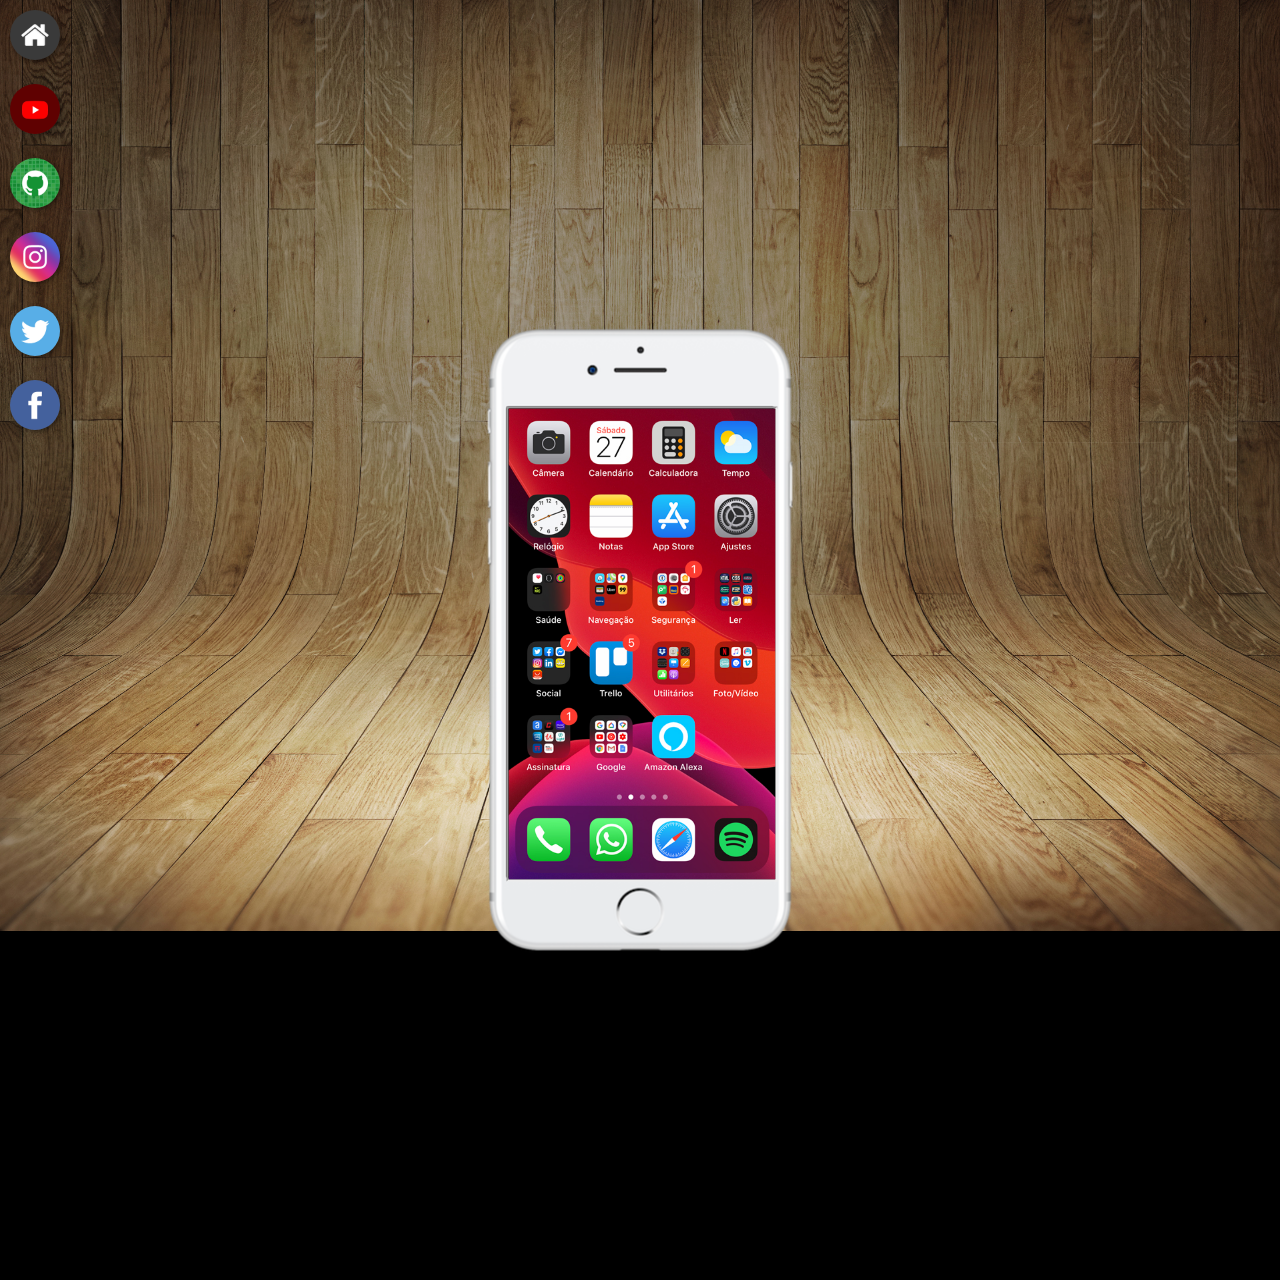
<file: index.html>
<!DOCTYPE html>
<html lang="pt-br">
<head>
    <meta charset="UTF-8">
    <meta name="viewport" content="width=device-width, initial-scale=1.0">
    <link rel="shortcut icon" href="favicon.ico" type="image/x-icon">
    <link rel="stylesheet" href="estilos/style.css">
    <title>Projeto Redes Sociais</title>
</head>
<body>
    <main>
        <section id="telefone">
            <iframe src="home.html" name="tela" id="tela"></iframe>

        </section>
        <section id="redes-sociais">
            <a href="home.html" target="tela"> <img src="imagens/logo-home.jpg" alt=""></a>  <br>
            <a href="youtube.html" target="tela"> <img src="imagens/logo-youtube.jpg" alt=""></a> <br>
            <a href="github.html" target="tela"> <img src="imagens/logo-github.jpg" alt=""></a> <br>
            <a href="instagram.html" target="tela"> <img src="imagens/logo-instagram.jpg" alt=""></a> <br>
            <a href="twitter.html" target="tela"> <img src="imagens/logo-twitter.jpg" alt=""></a> <br>
            <a href="facebook.html" target="tela"> <img src="imagens/logo-facebook.jpg" alt=""></a> <br>

        </section>
    </main>
    
</body>
</html>
</file>
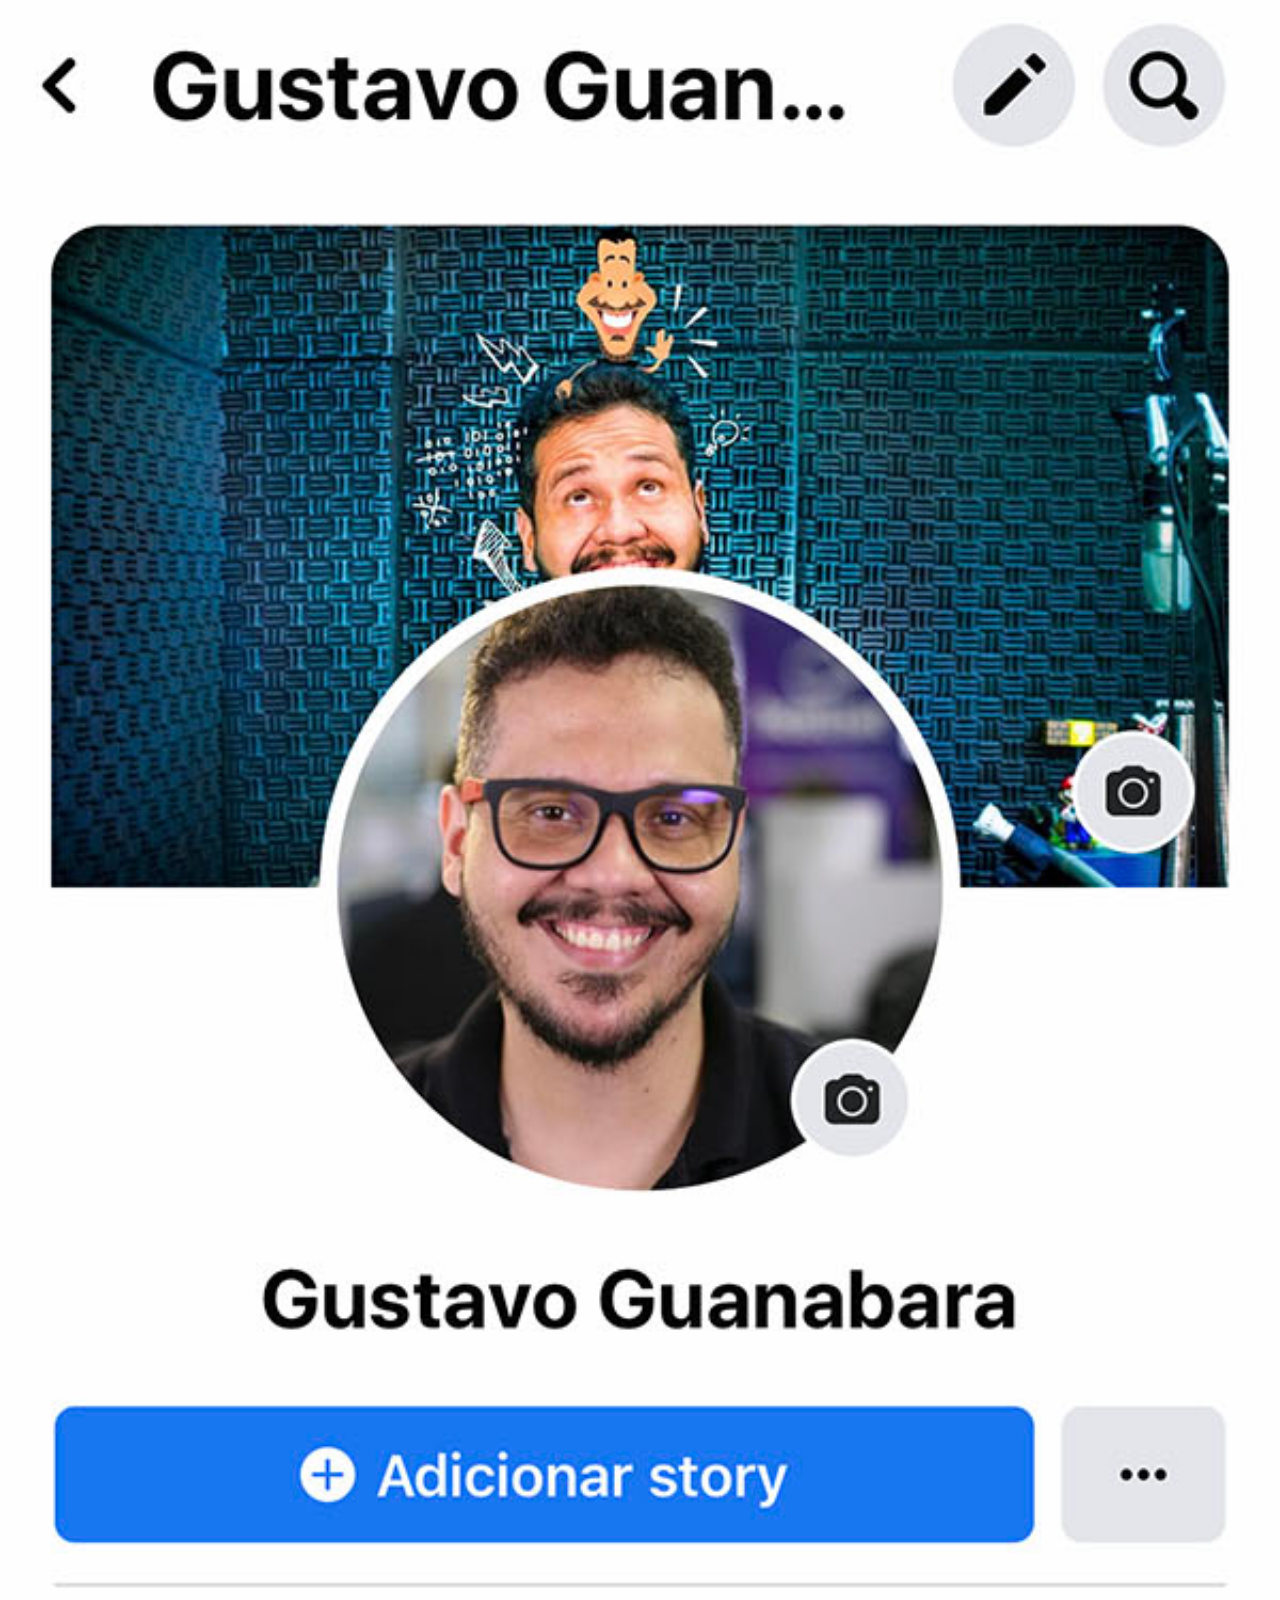
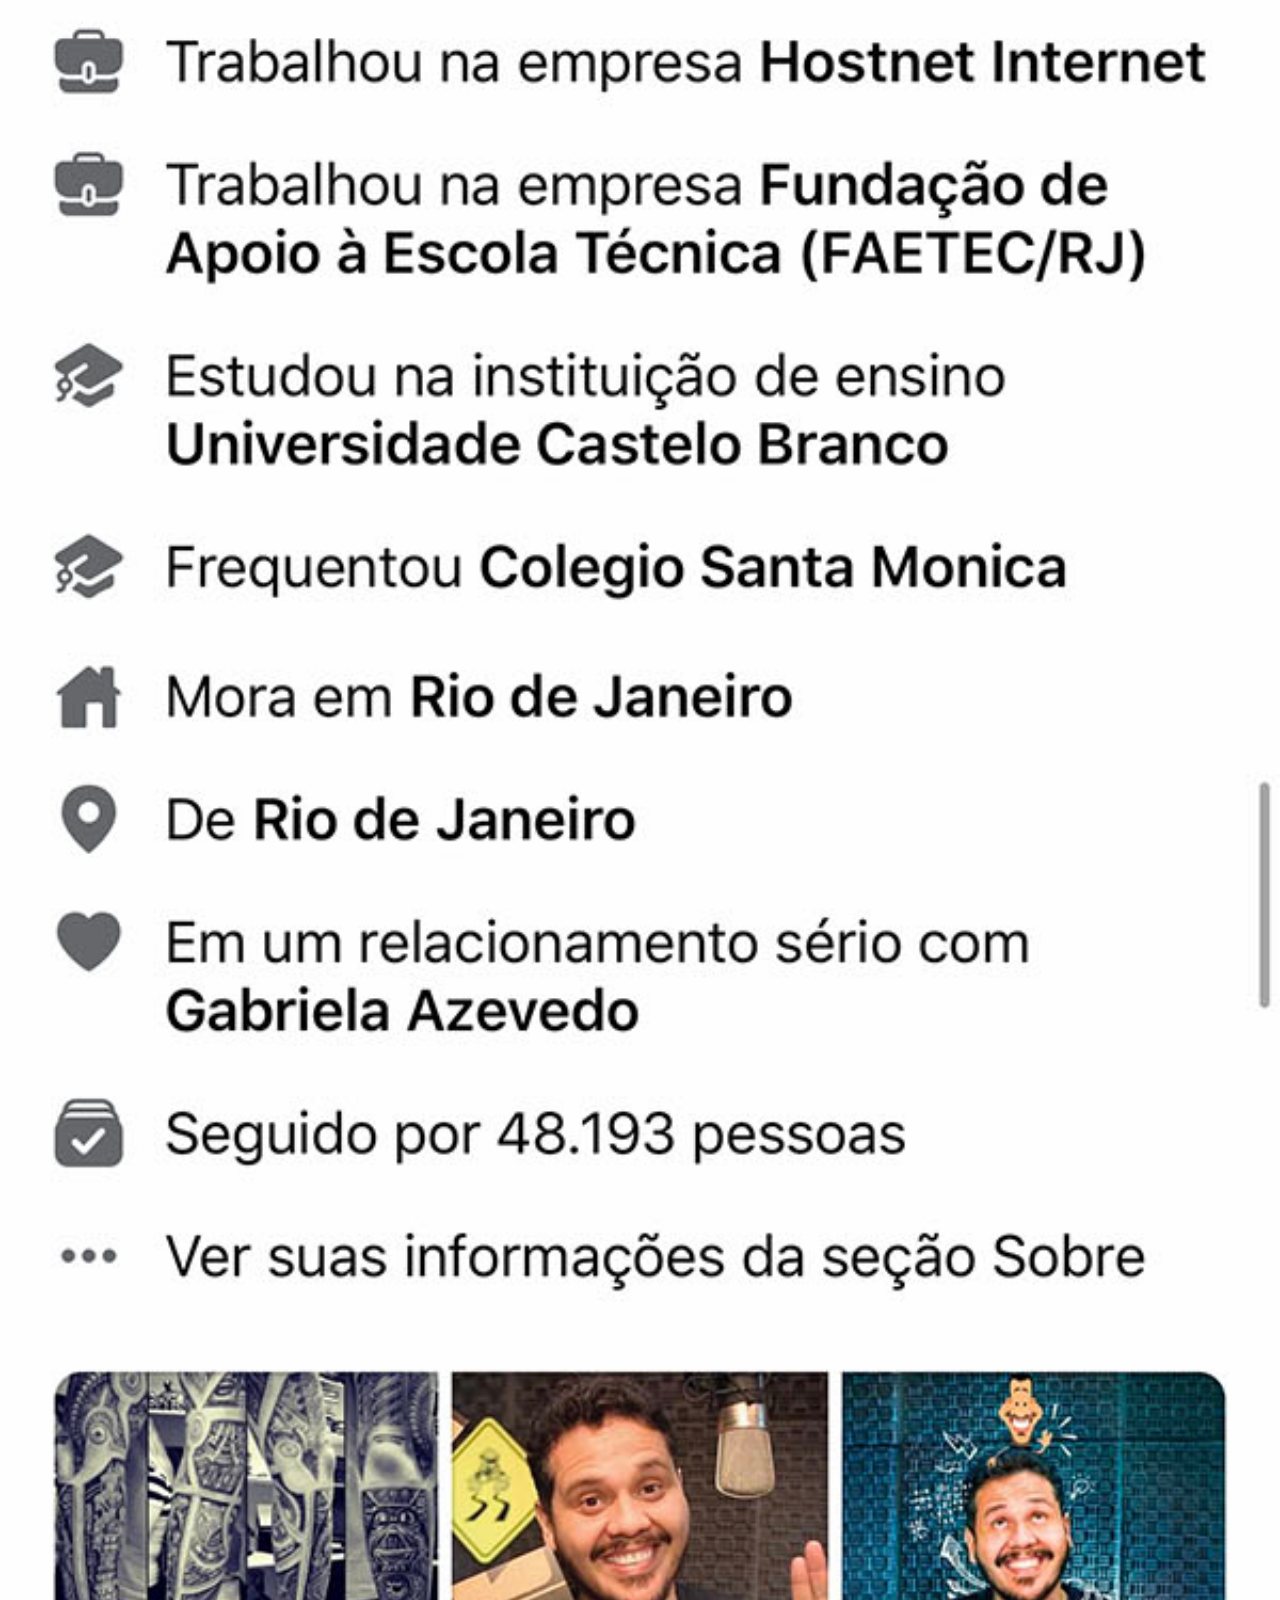
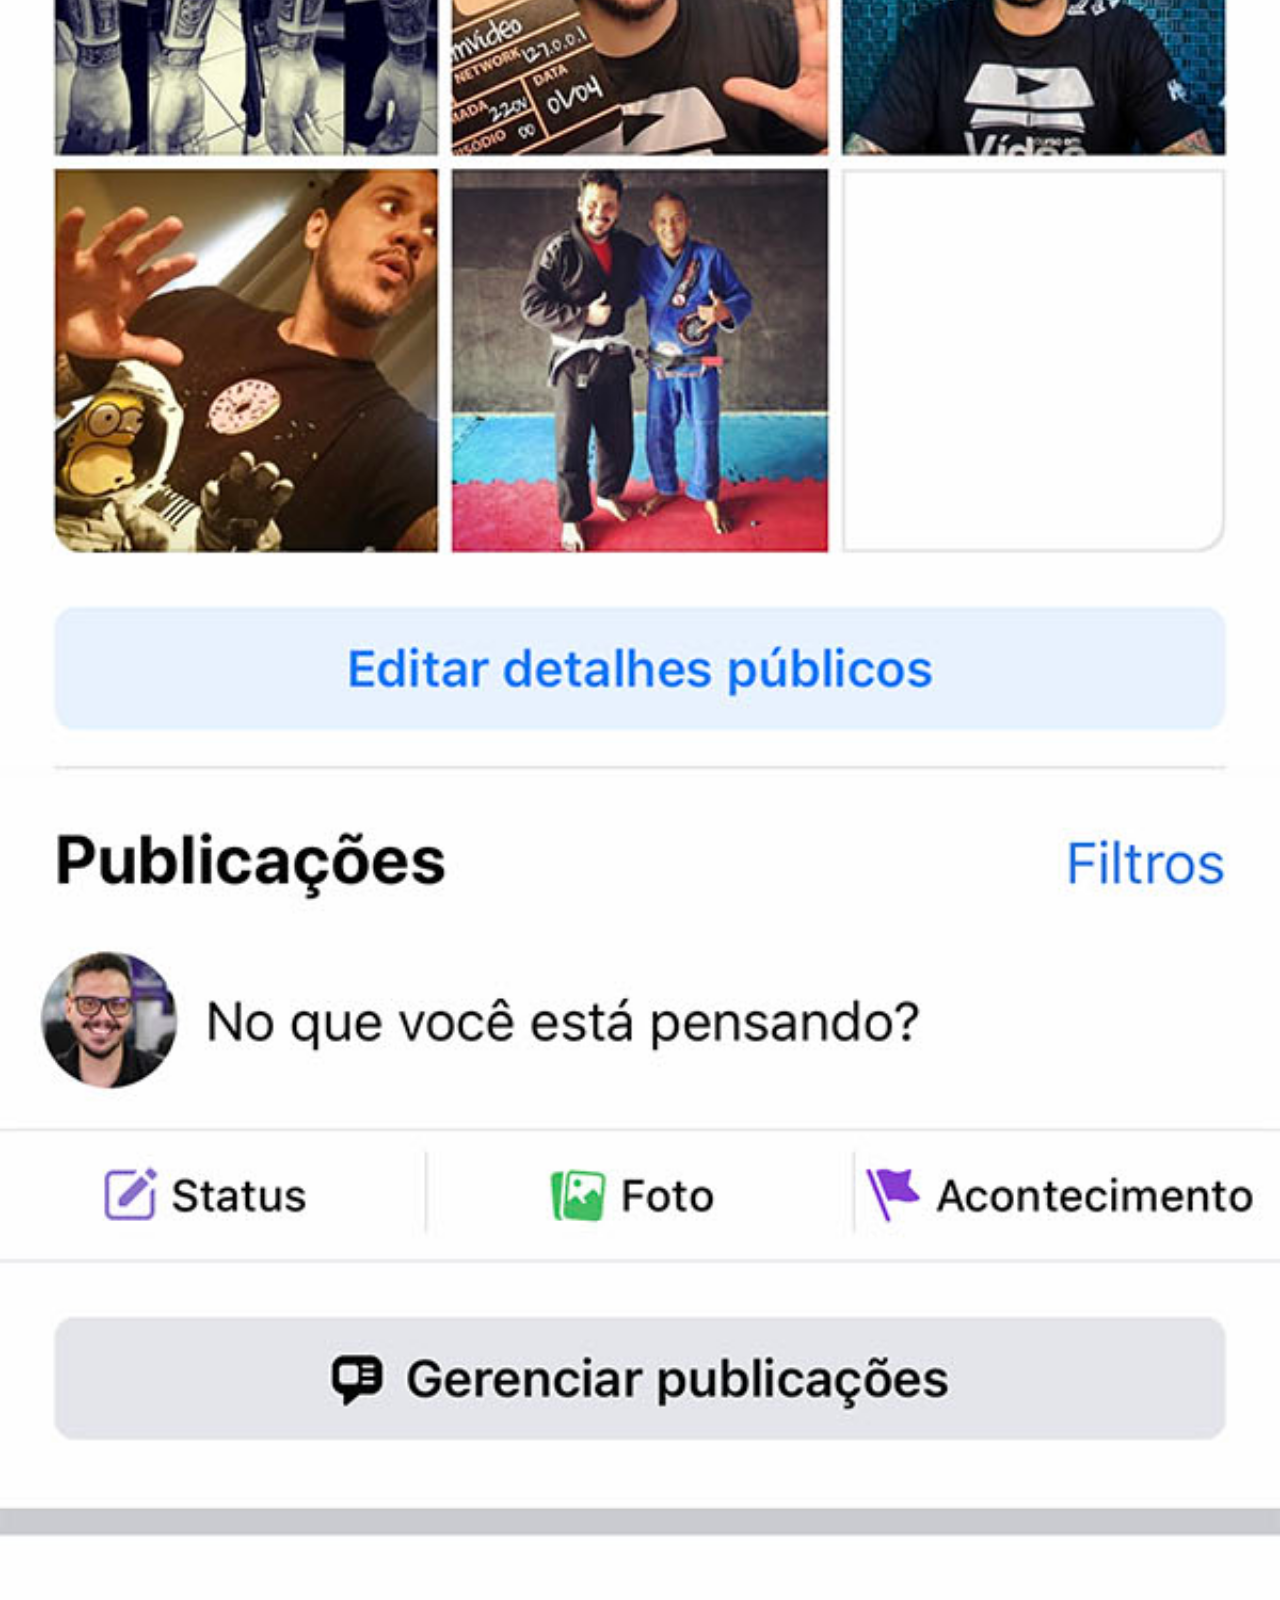
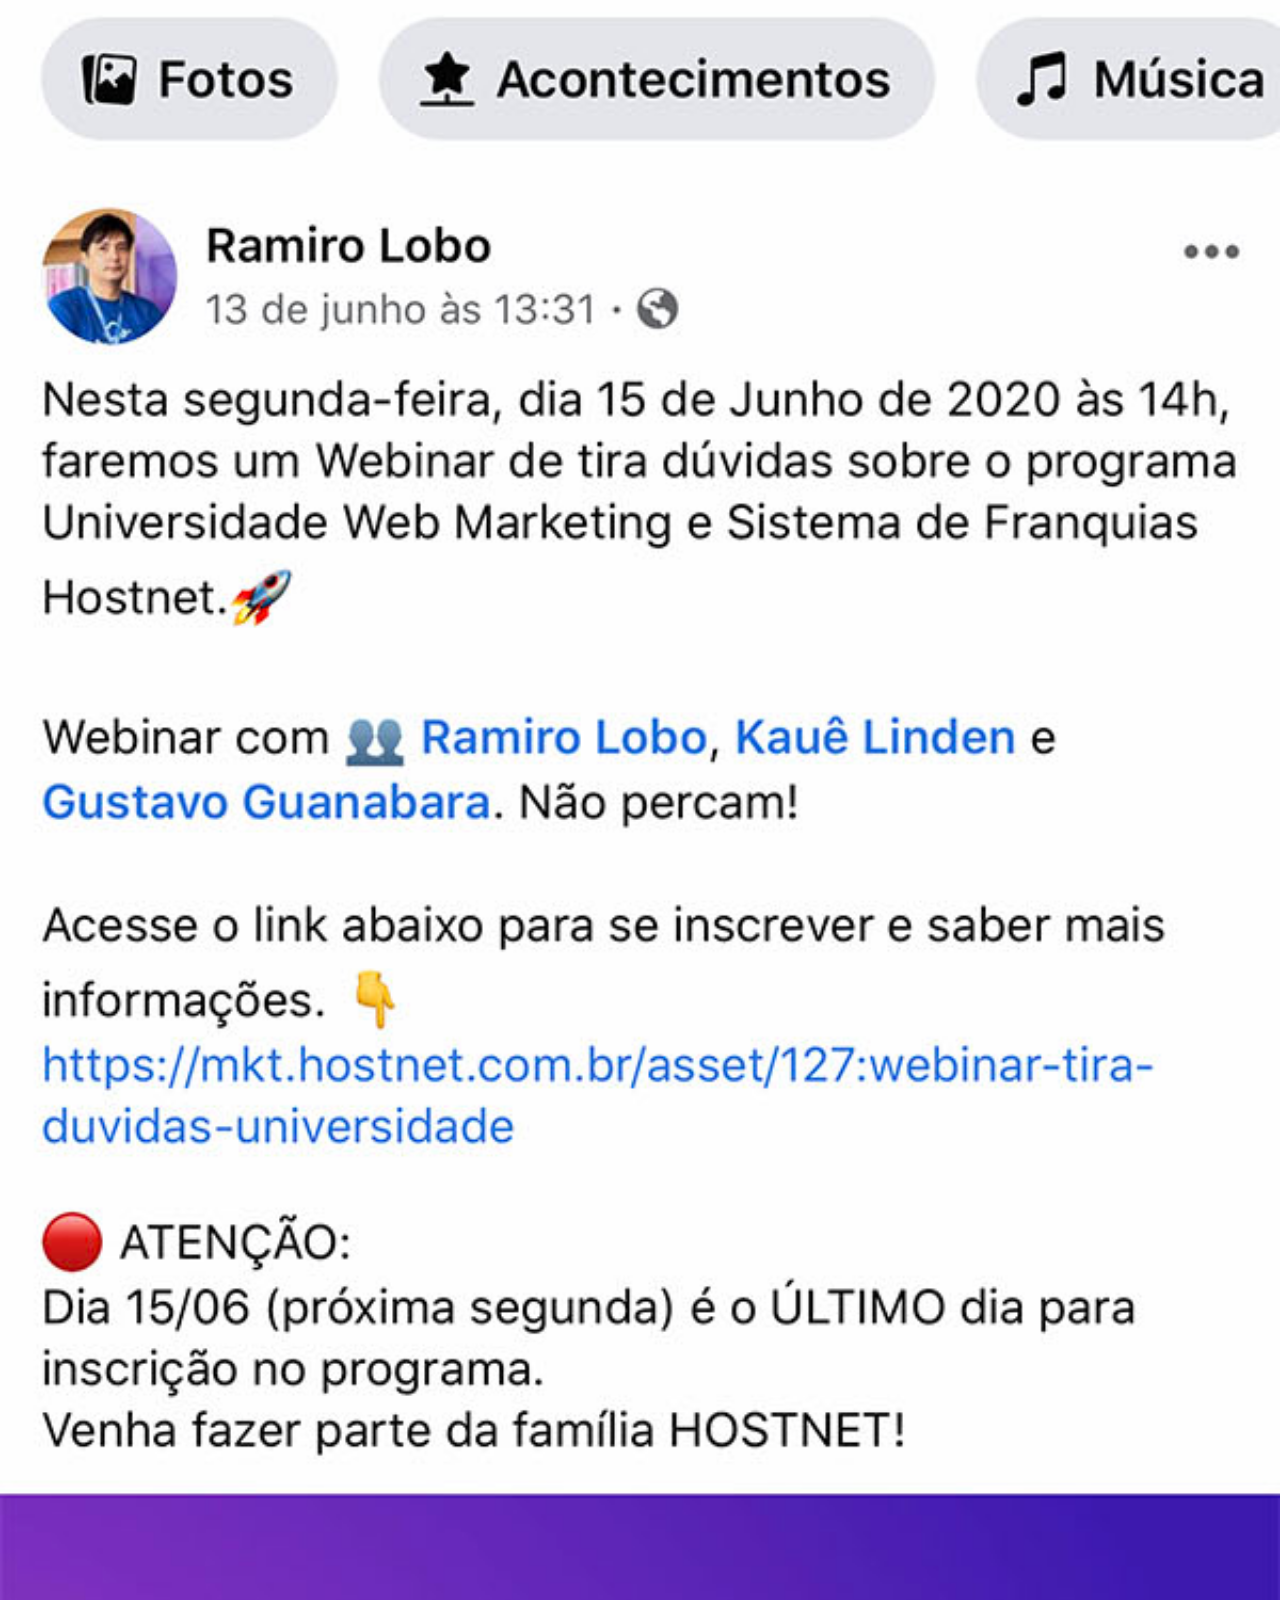
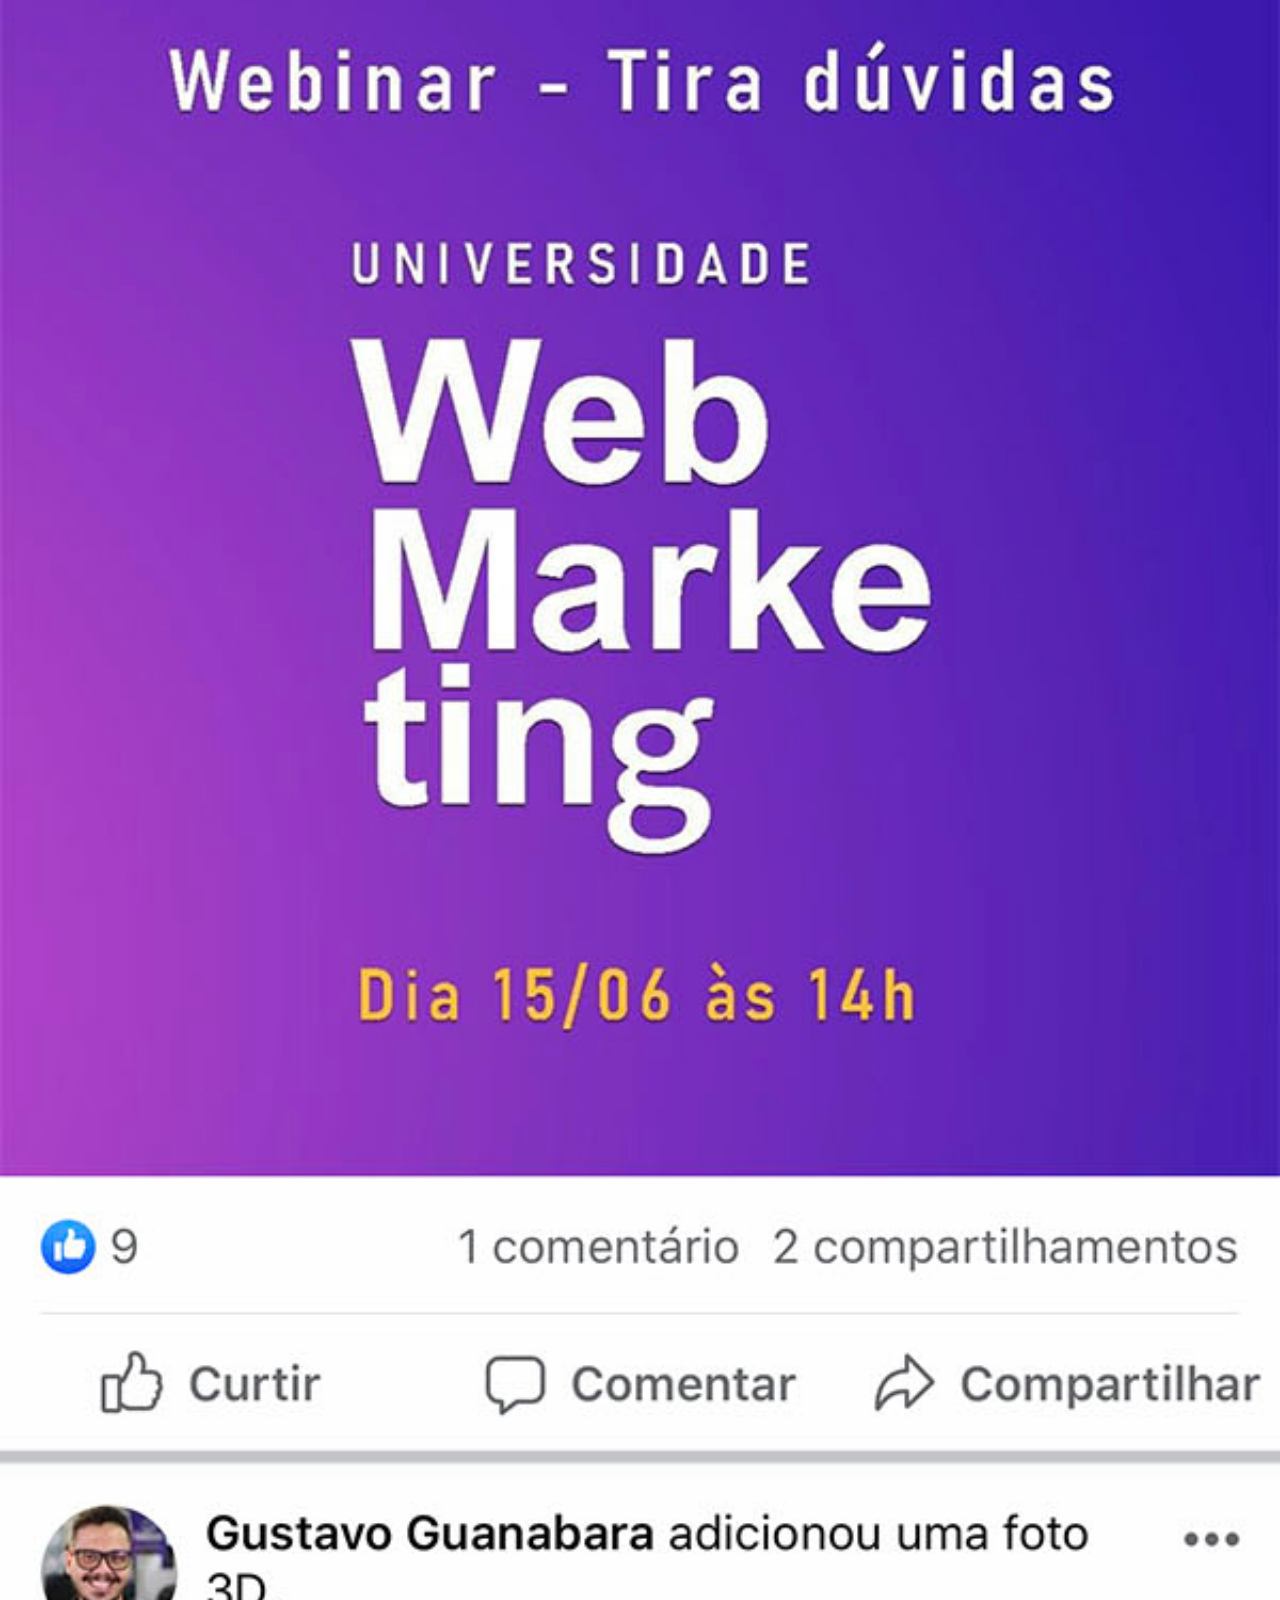
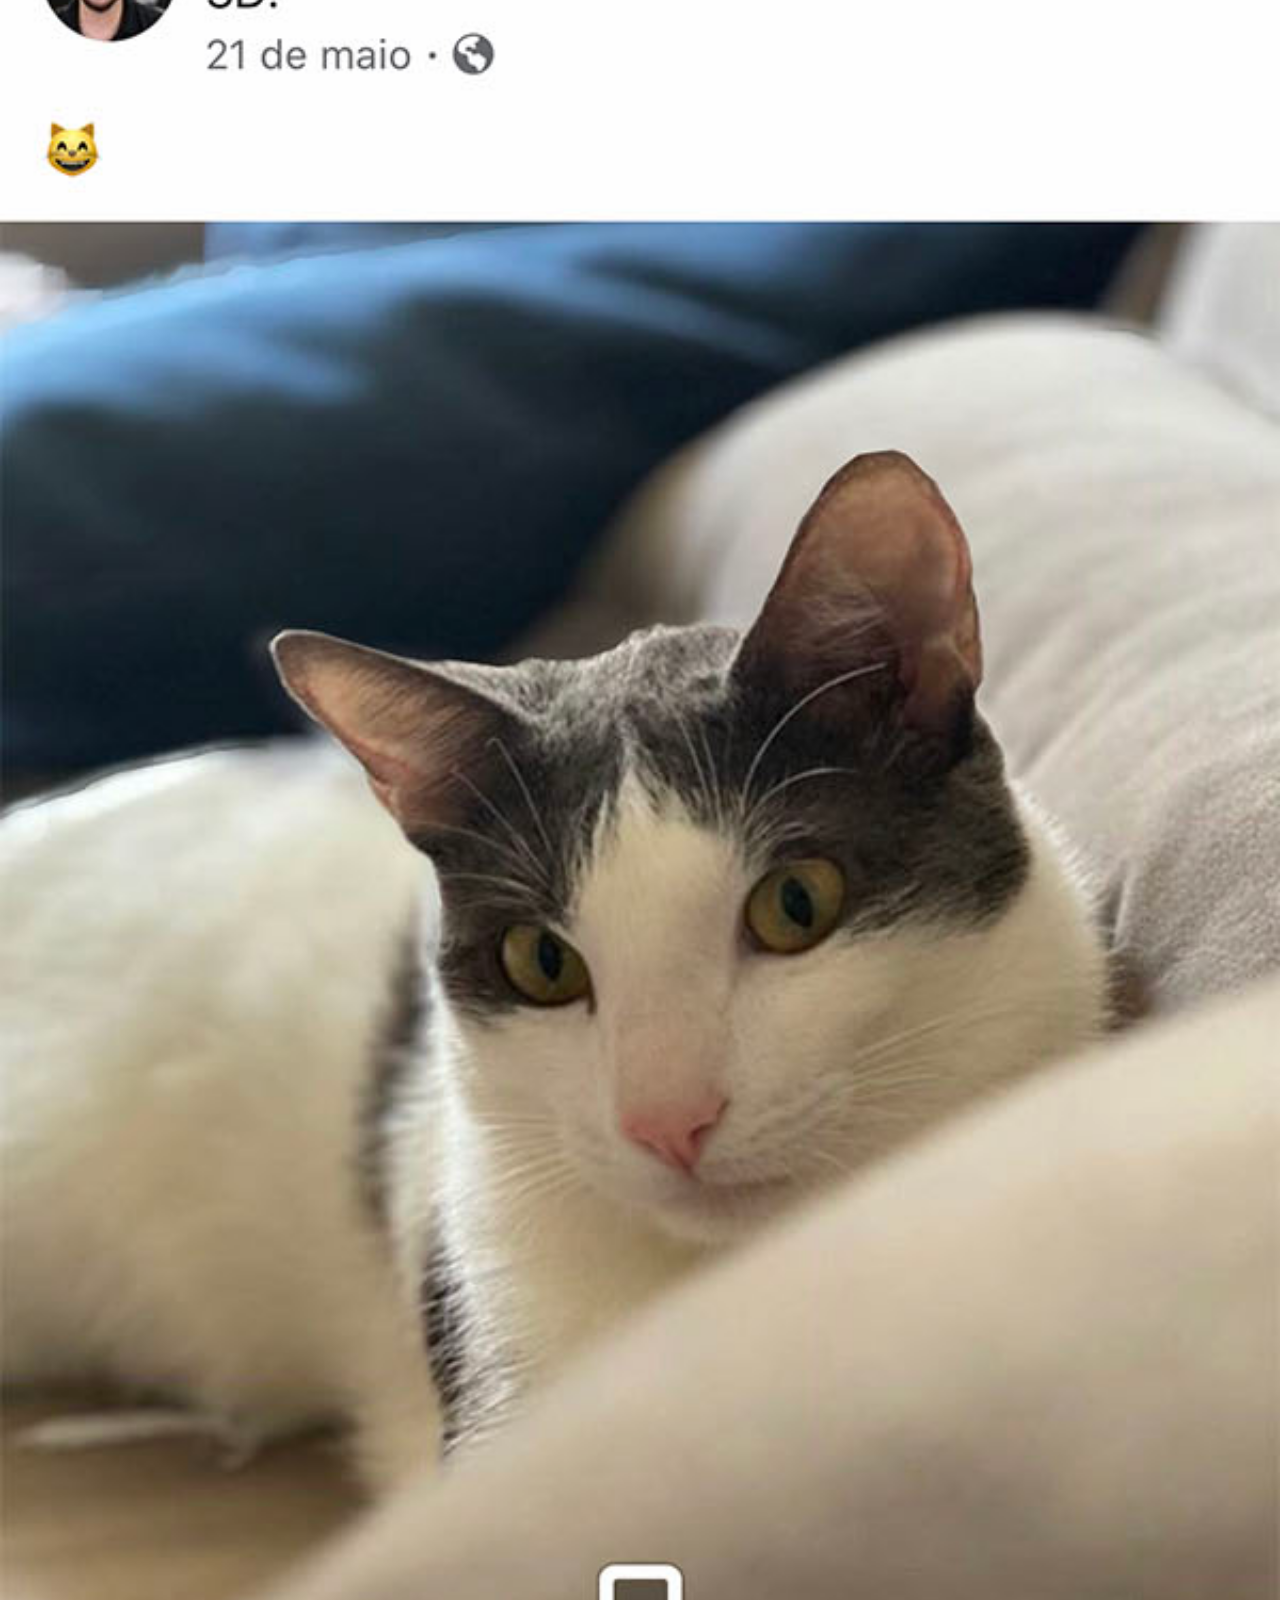
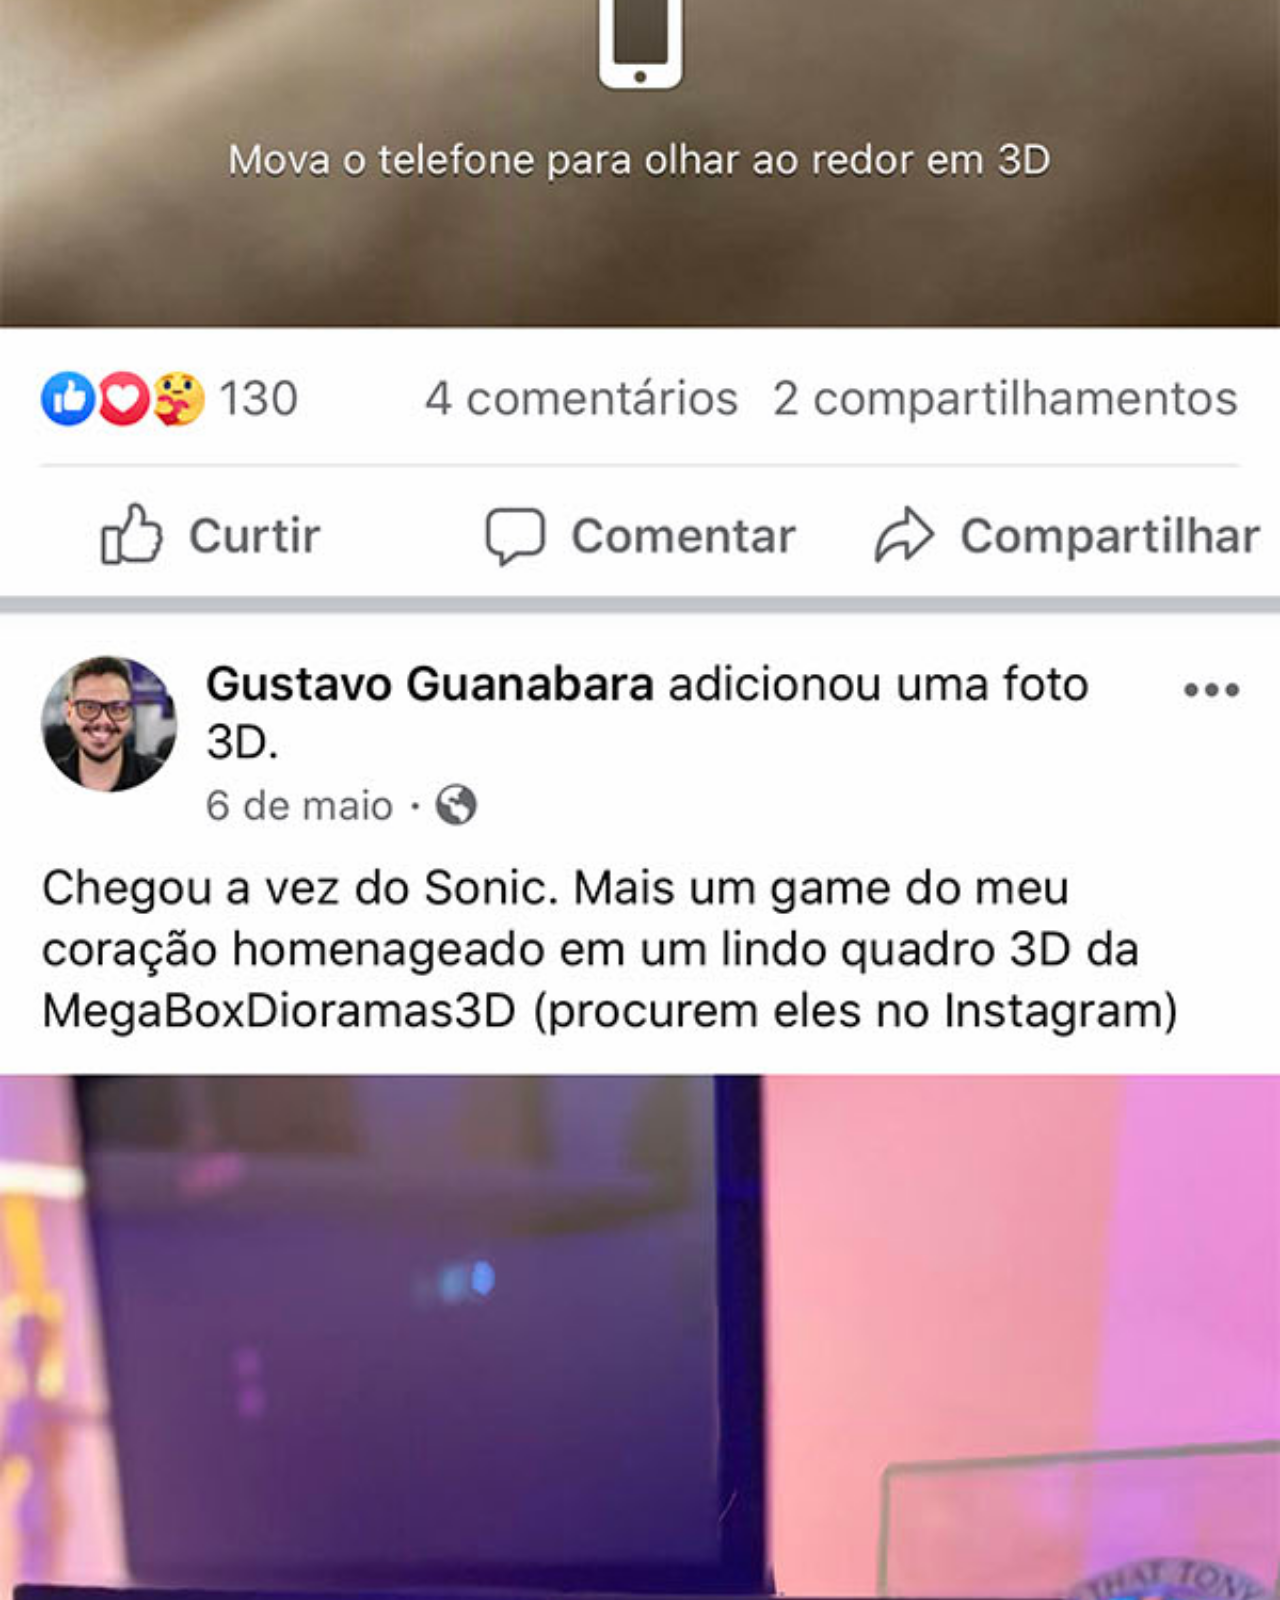
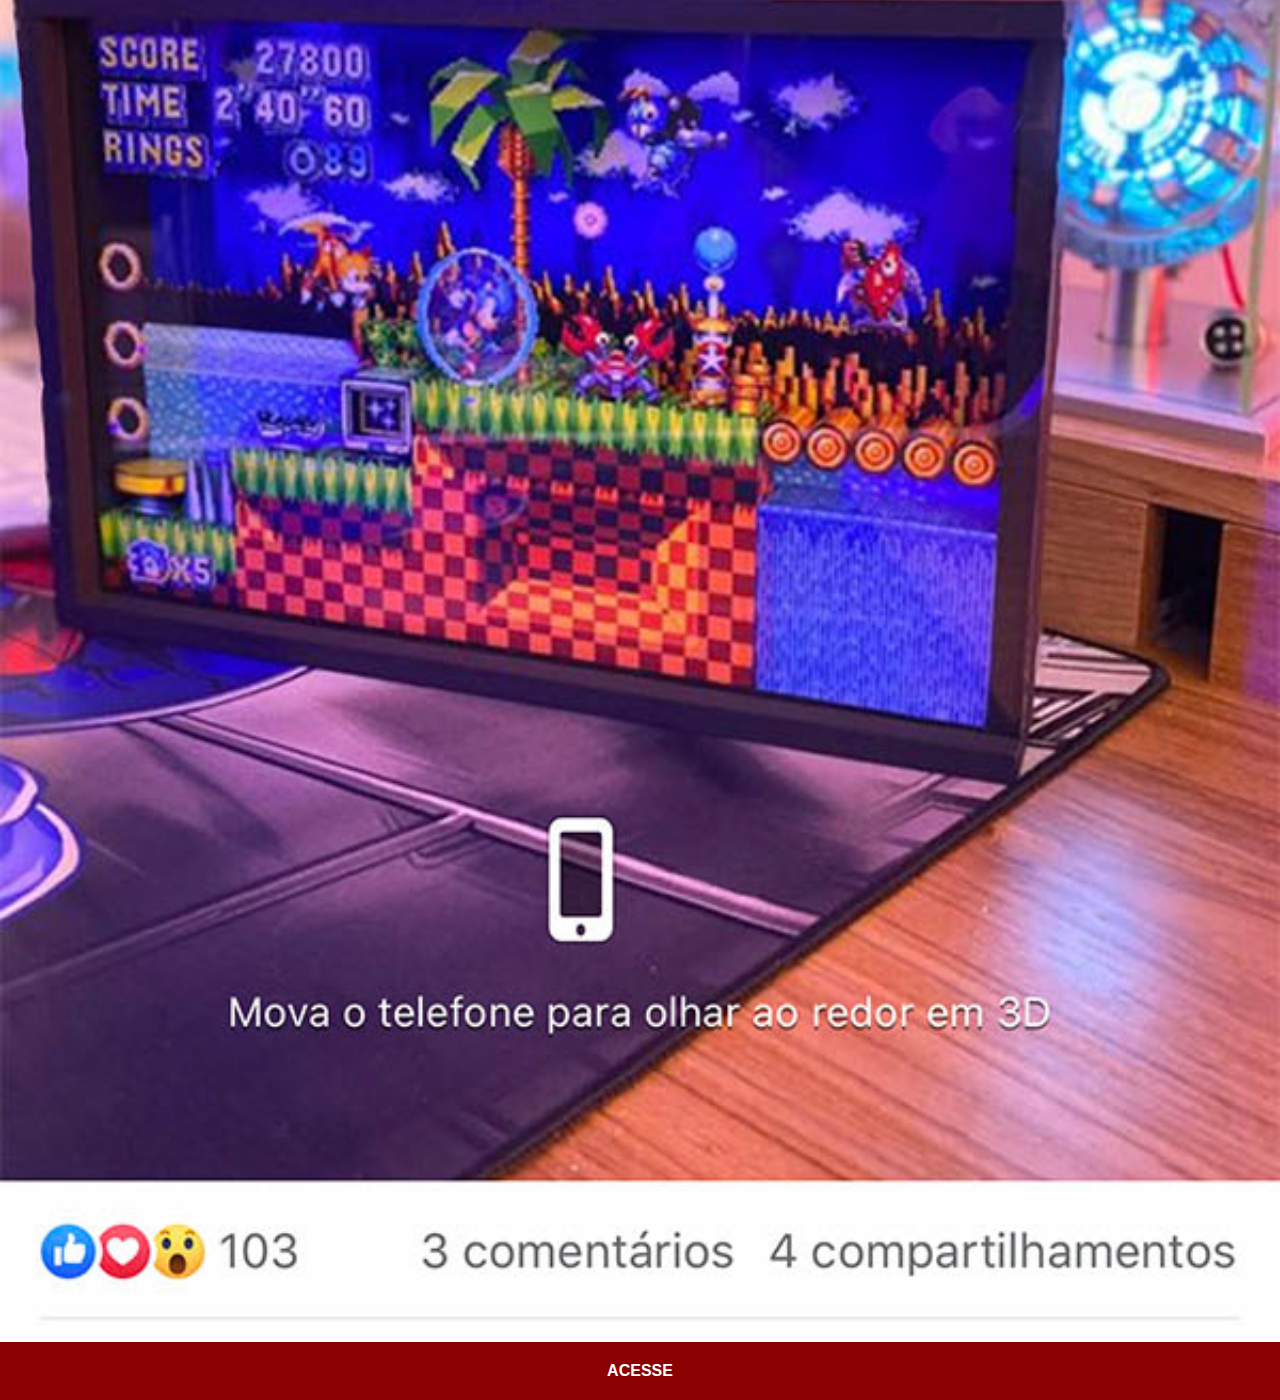
<file: facebook.html>
<!DOCTYPE html>
<html lang="pt-br">
<head>
    <meta charset="UTF-8">
    <meta name="viewport" content="width=device-width, initial-scale=1.0">
    <title>Facebook</title>
    <link rel="stylesheet" href="estlos/social.css">
</head>
<body>
    <img src="imagens/tela-facebook.jpg" alt="Facebook"> <a href="https://pt-br.facebook.com/" target="_blank">ACESSE</a>
    
</body>
</html>
</file>
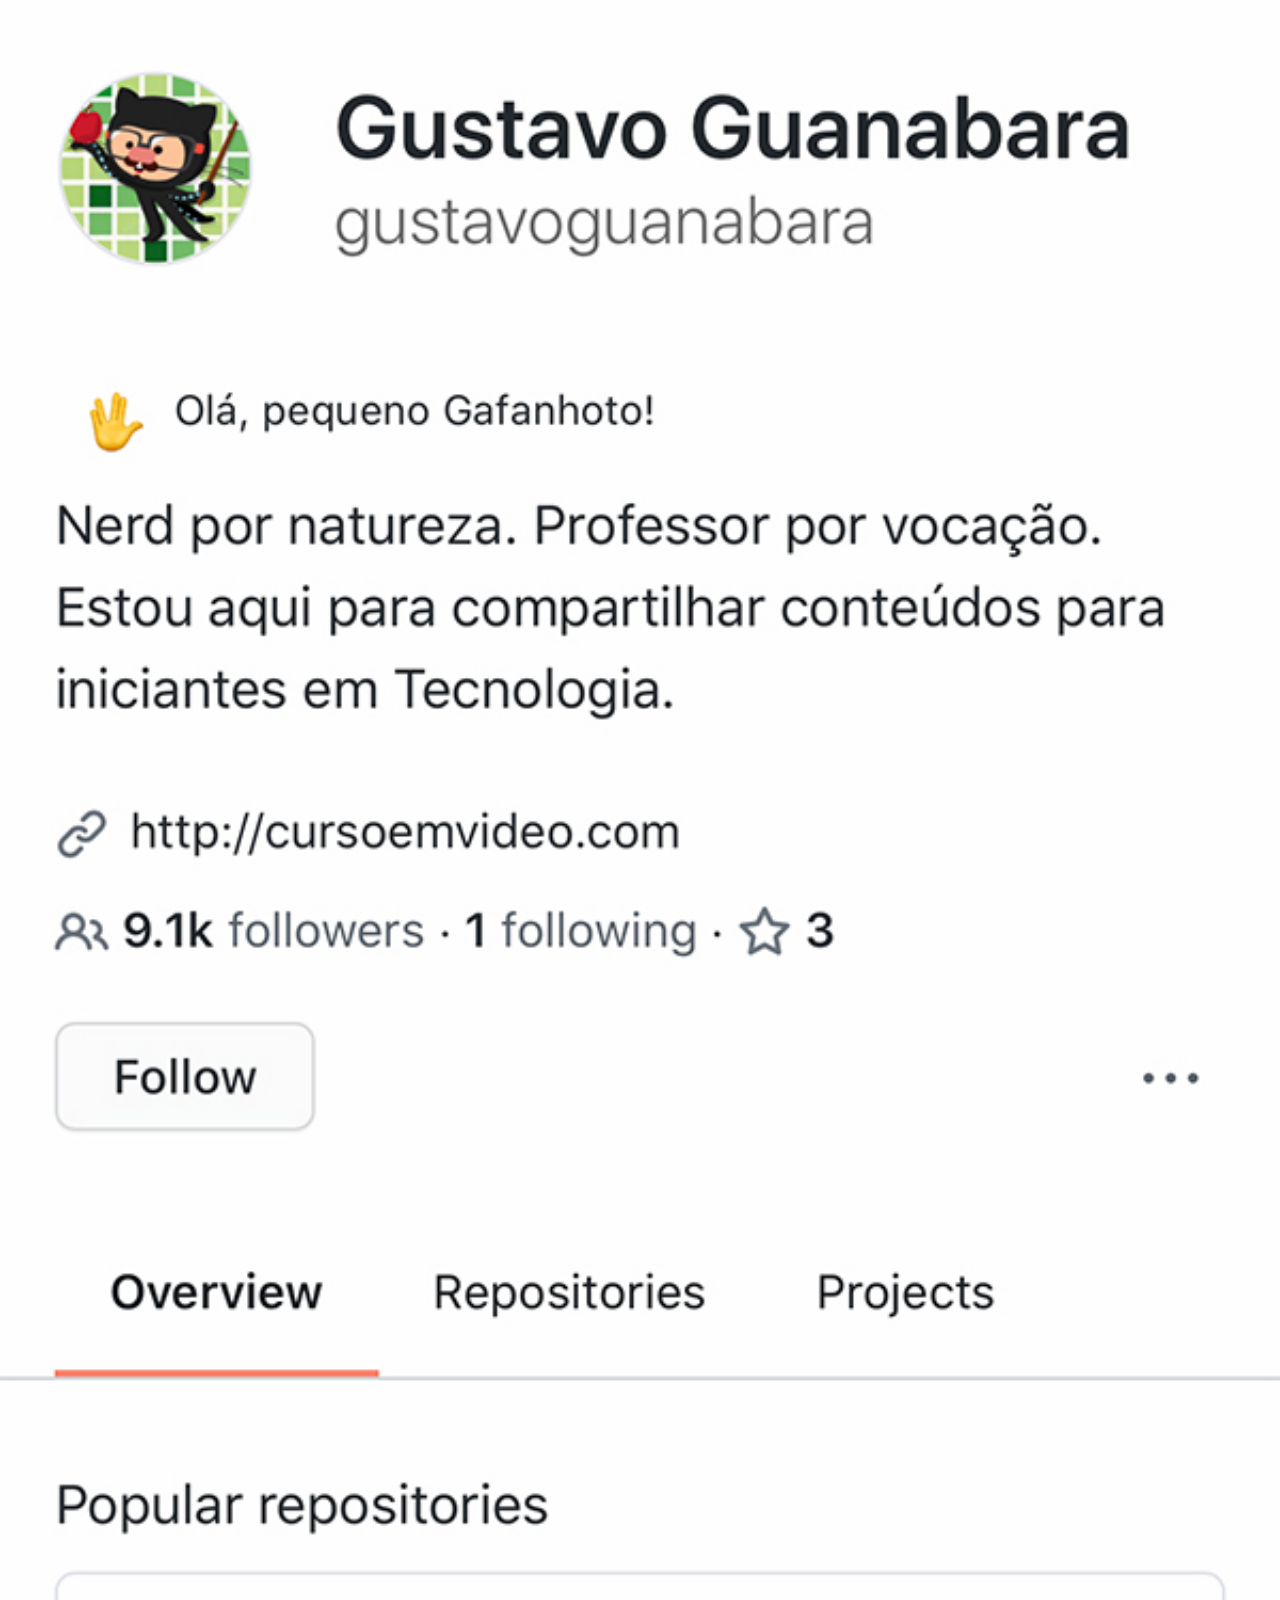
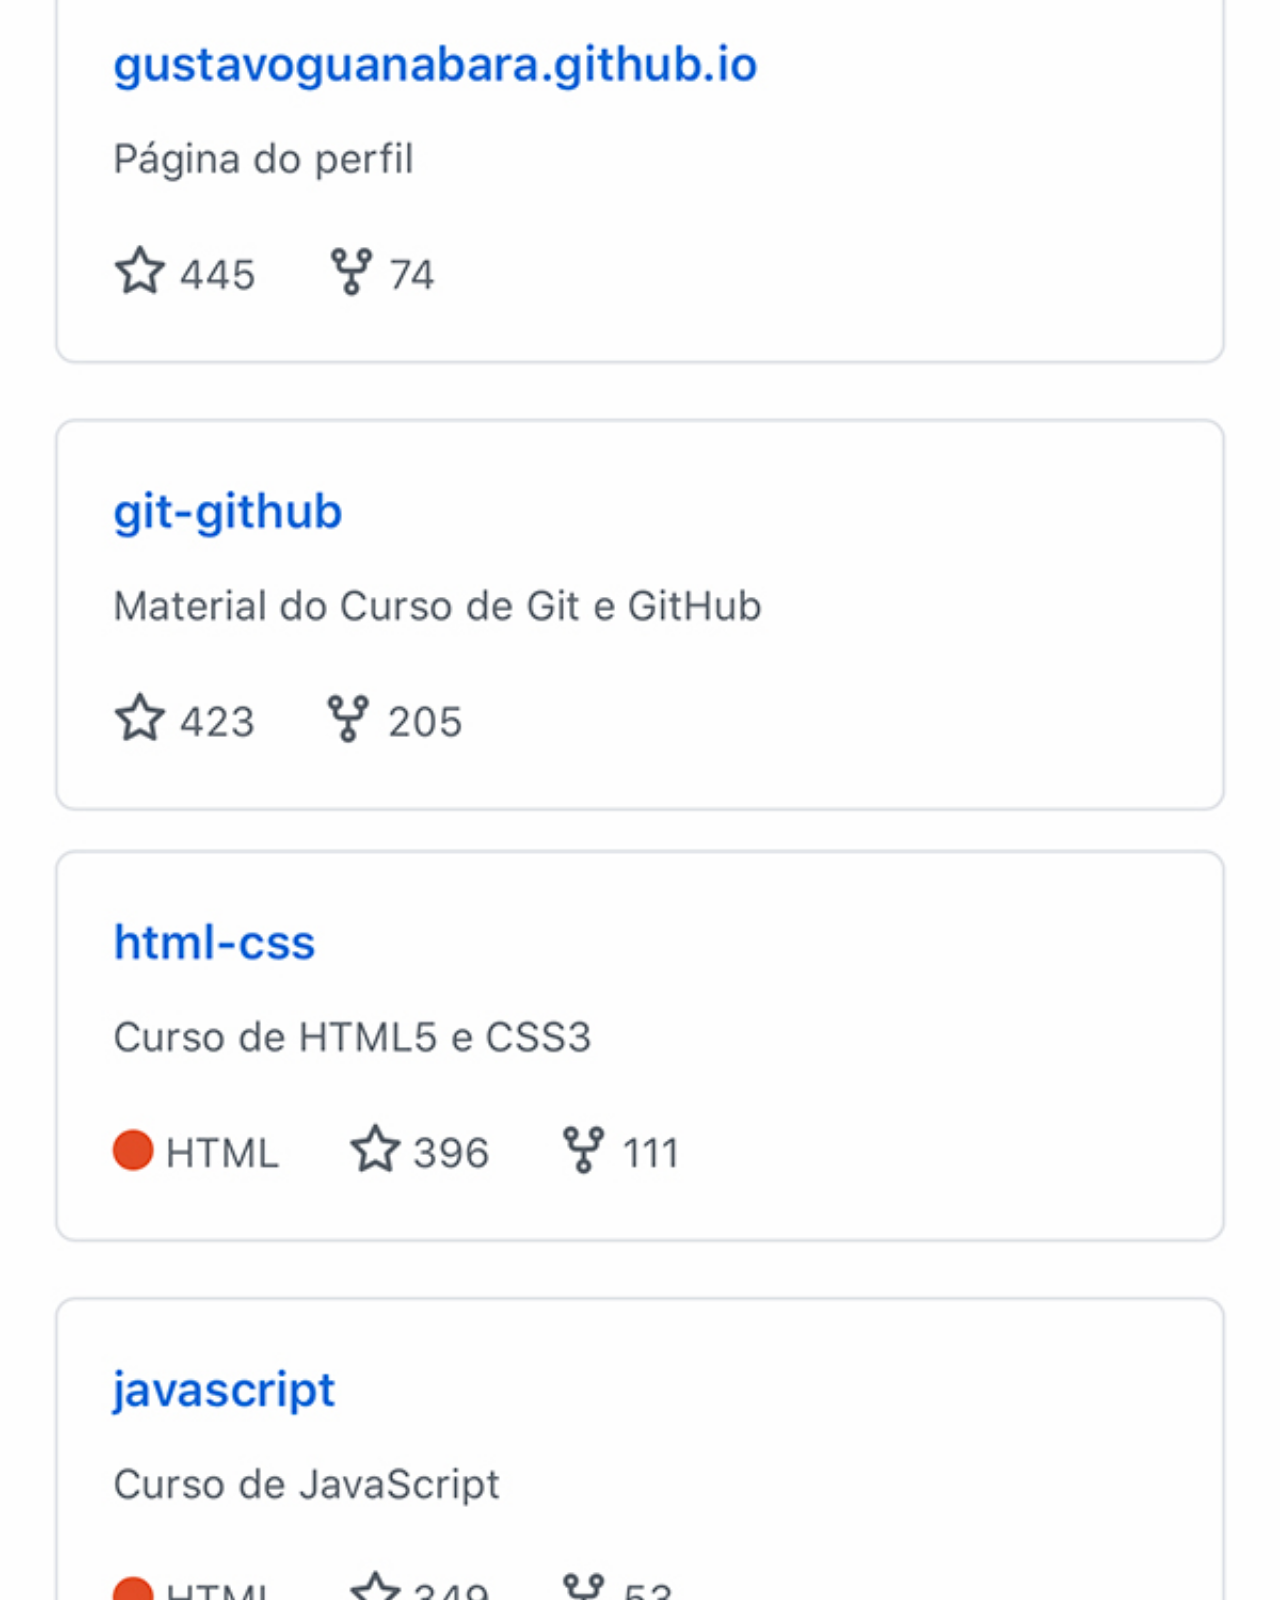
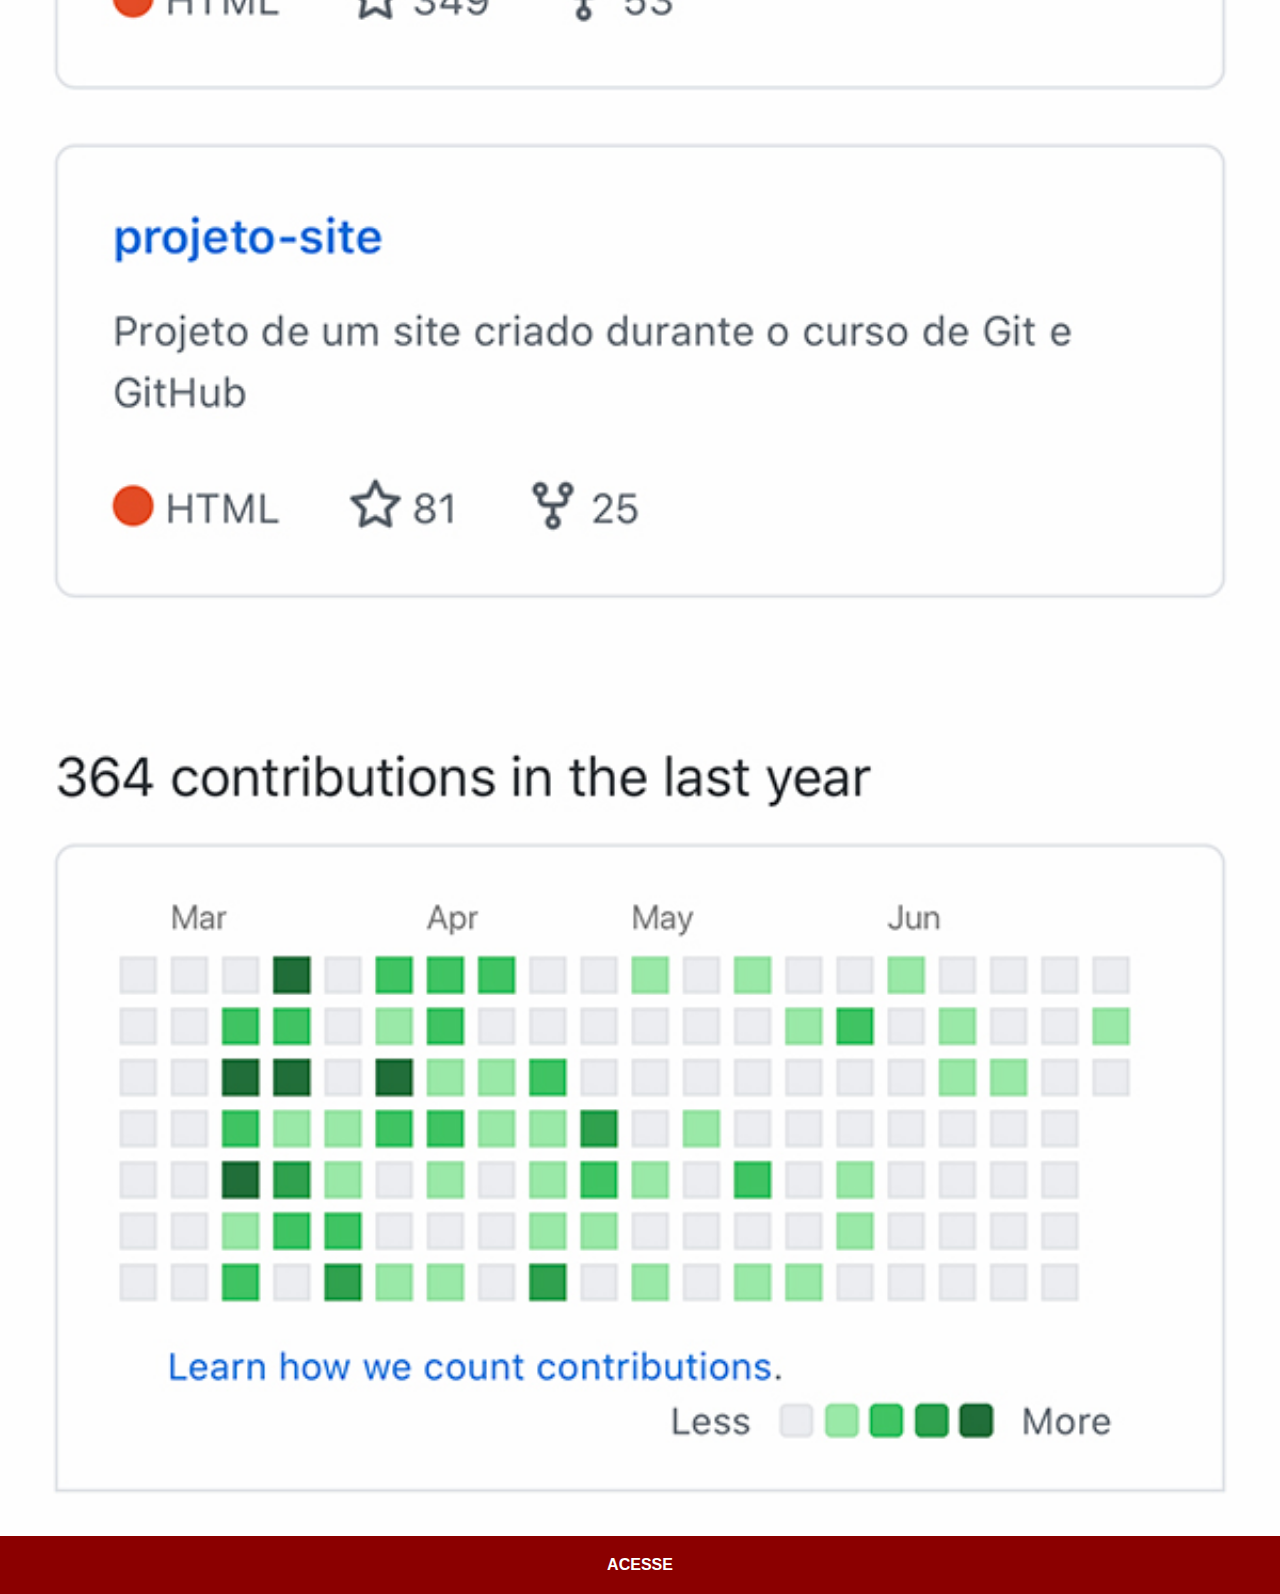
<file: github.html>
<!DOCTYPE html>
<html lang="pt-br">
<head>
    <meta charset="UTF-8">
    <meta name="viewport" content="width=device-width, initial-scale=1.0">
    <title>GitHub</title>
    <link rel="stylesheet" href="estlos/social.css">
</head>
<body>
    <img src="imagens/tela-github.jpg" alt="GitHub"> <a href="https://github.com/palomajasminie" target="_blank">ACESSE</a>
    
</body>
</html>
</file>
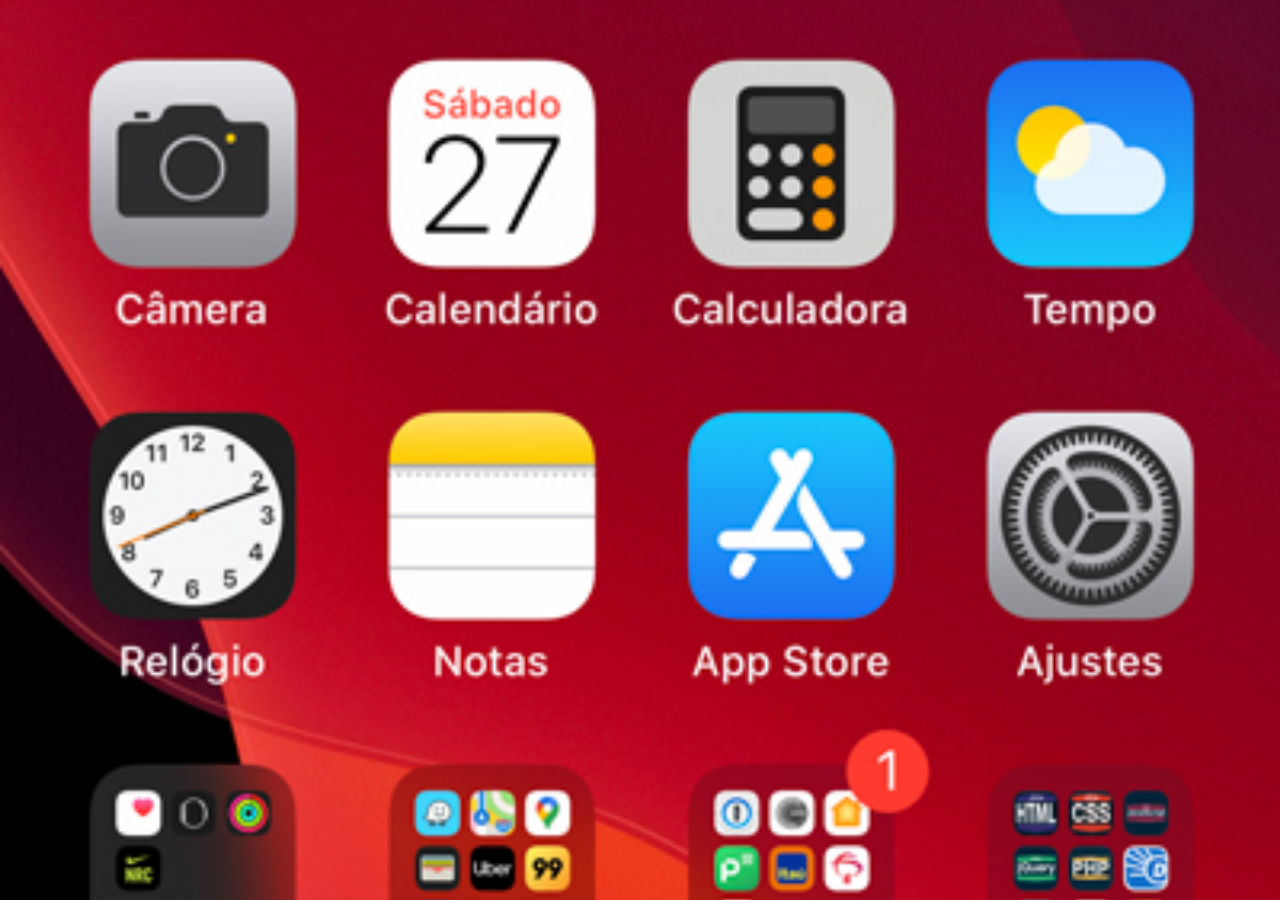
<file: home.html>
<!DOCTYPE html>
<html lang="pt-br">
<head>
    <meta charset="UTF-8">
    <meta name="viewport" content="width=device-width, initial-scale=1.0">
    <title>Home</title>
    <style>
        * {
            margin: 0px;
            padding: 0px;
        }

        body {
            width: 100vw;
            height: 100vh;
            background: black url('imagens/tela-home.jpg') no-repeat top center;
            background-size: cover;
        }
    </style>
</head>

<body>

    
</body>
</html>
</file>
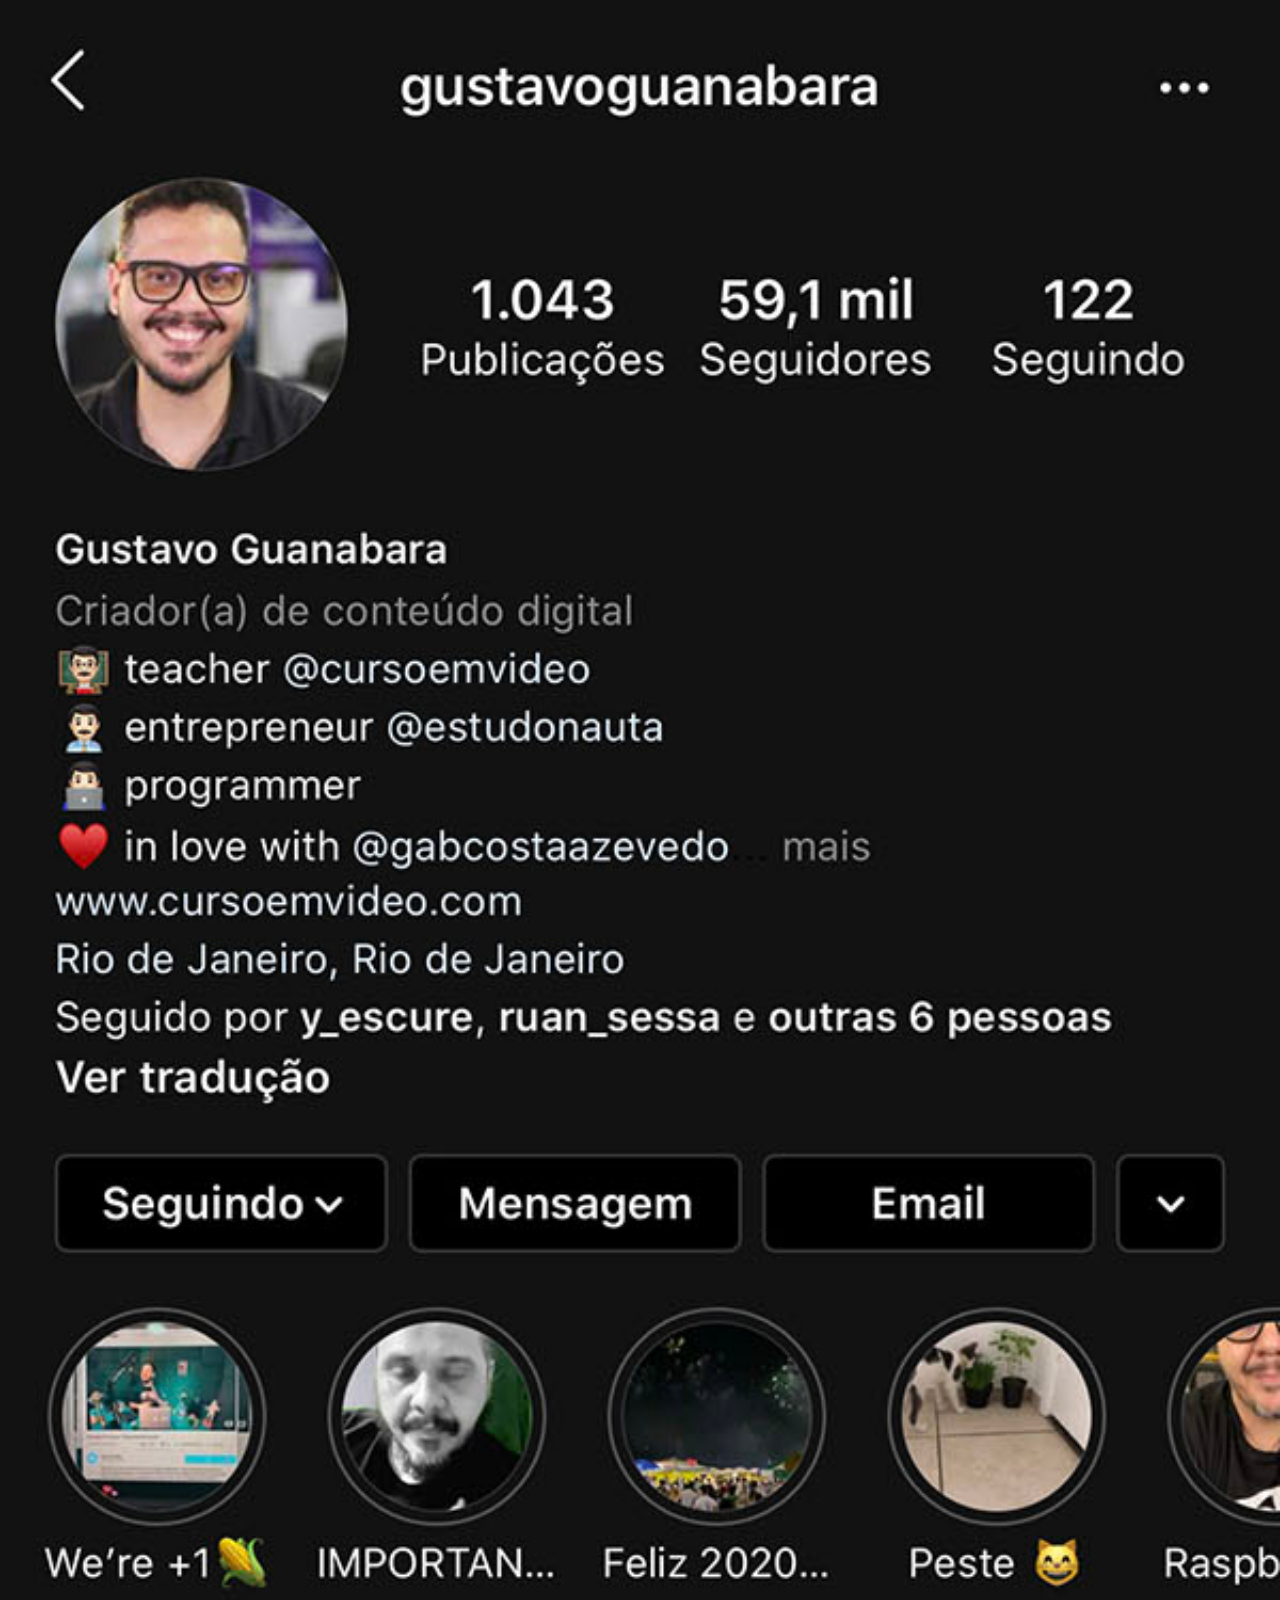
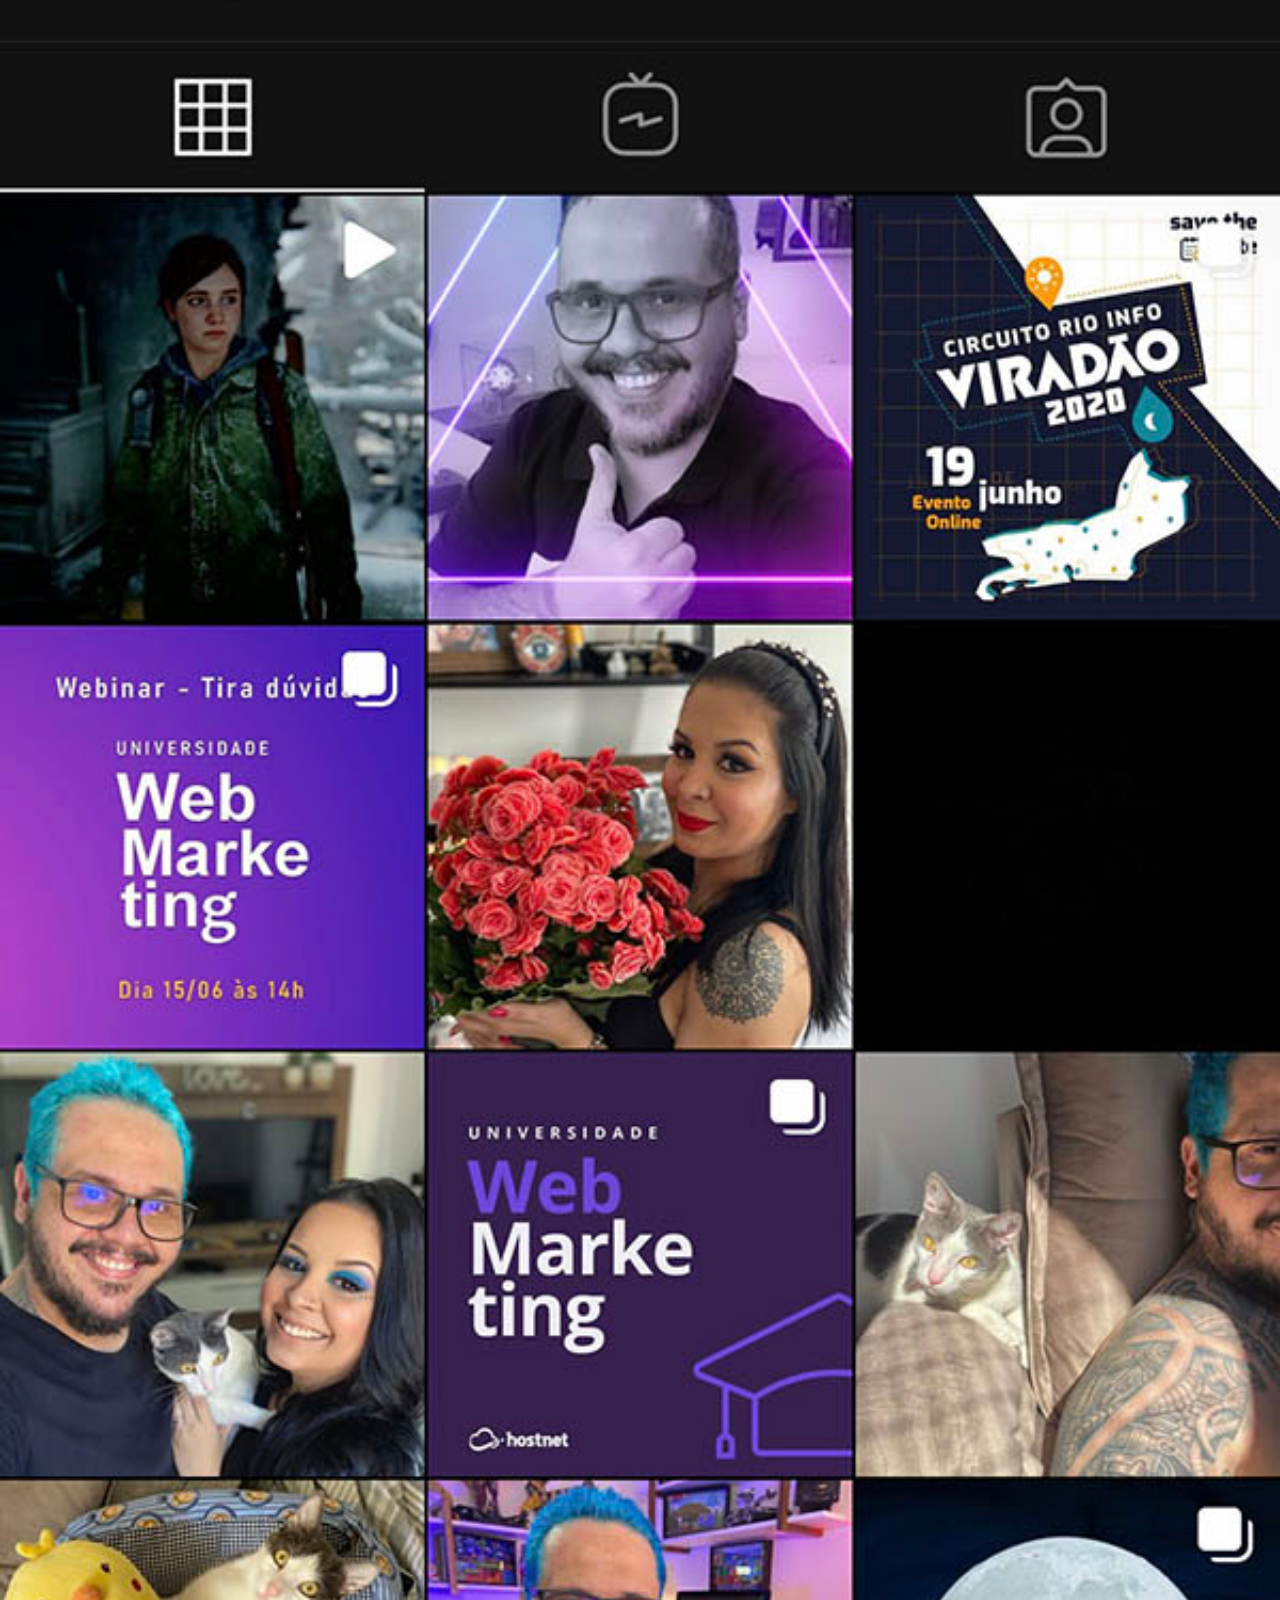
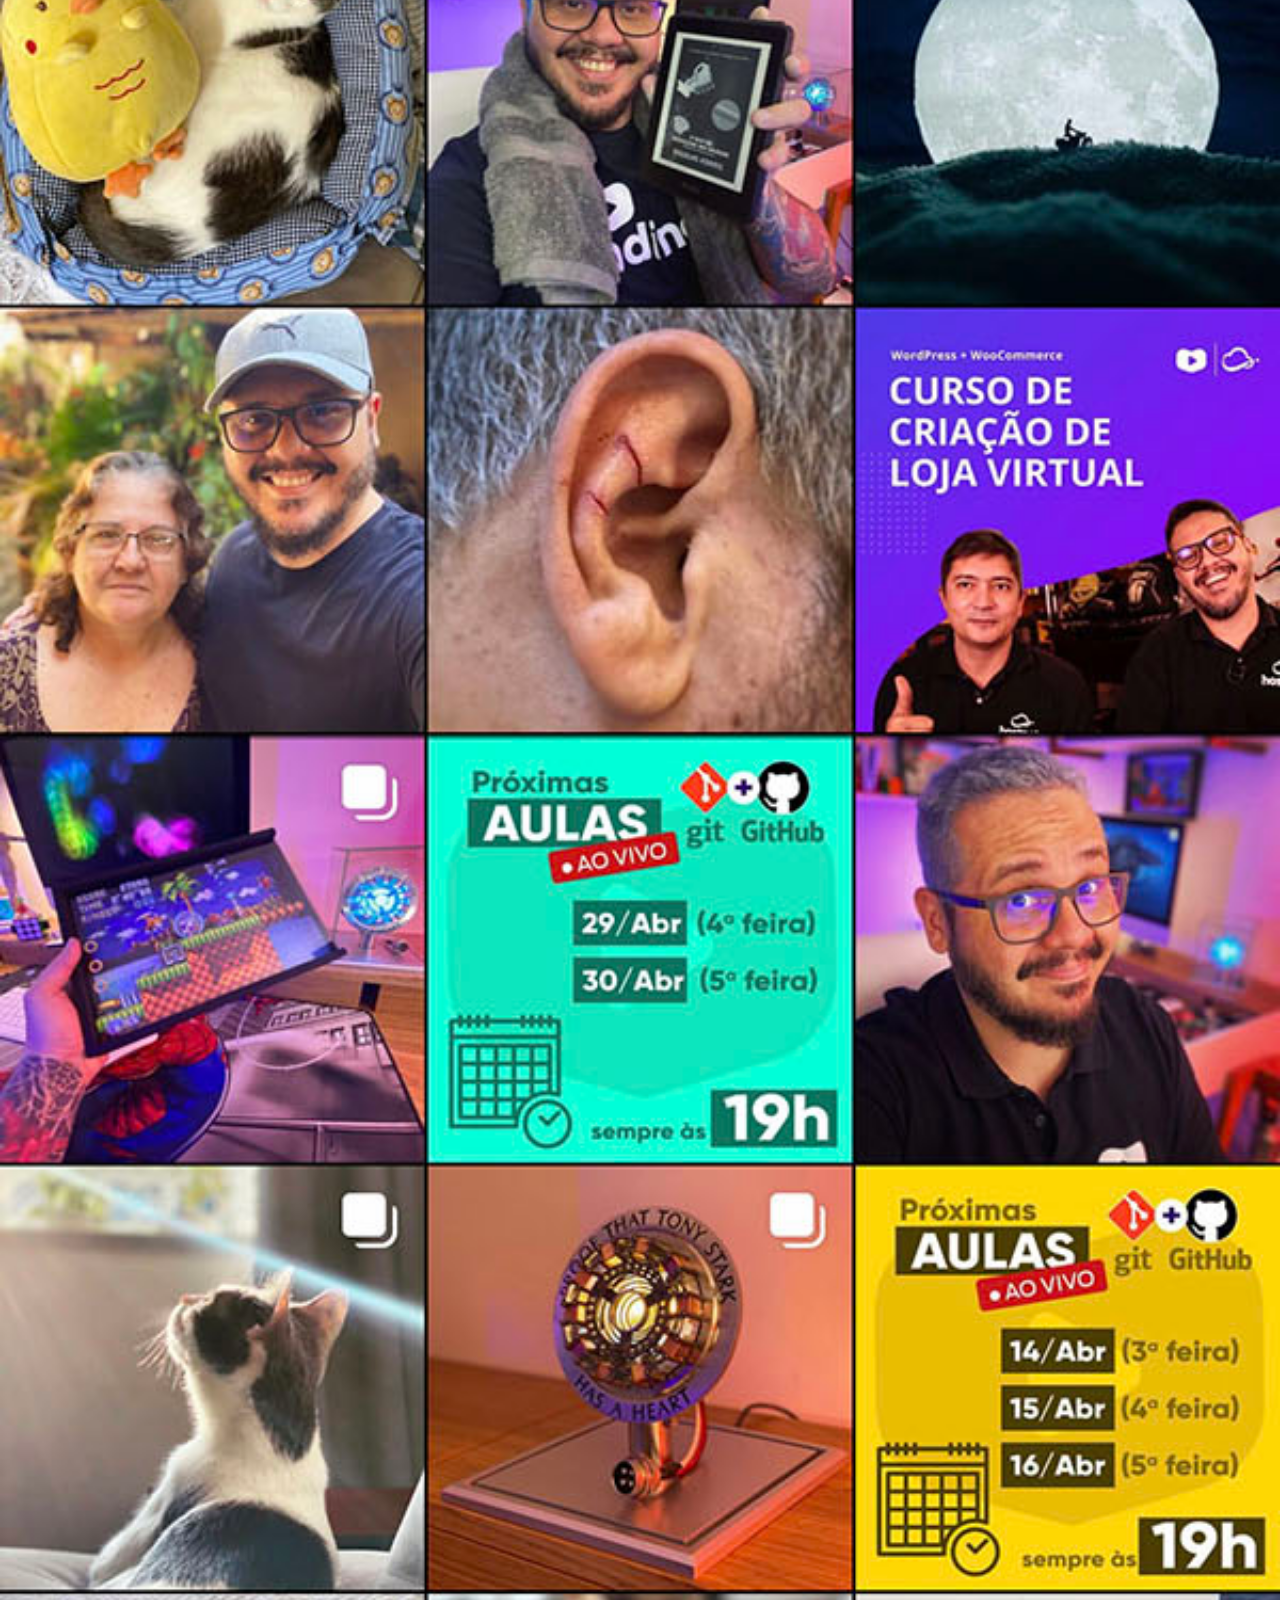
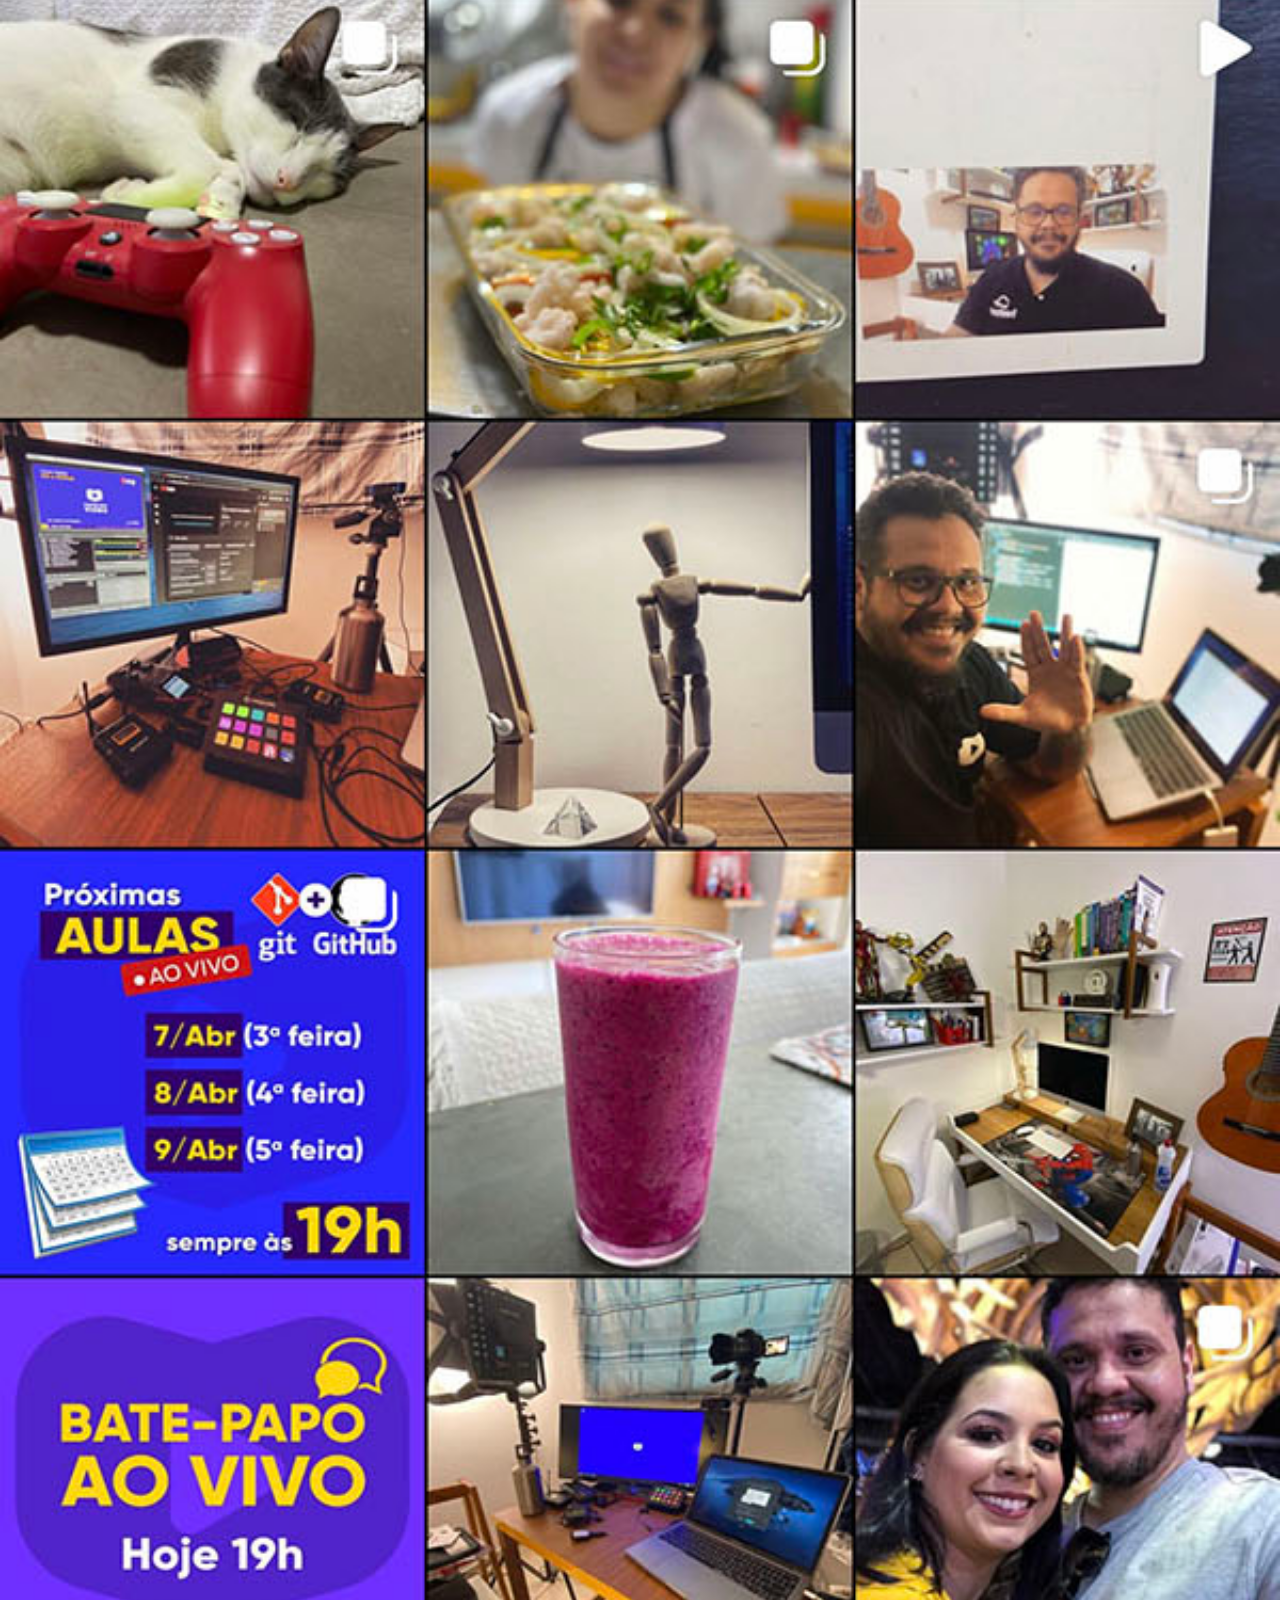
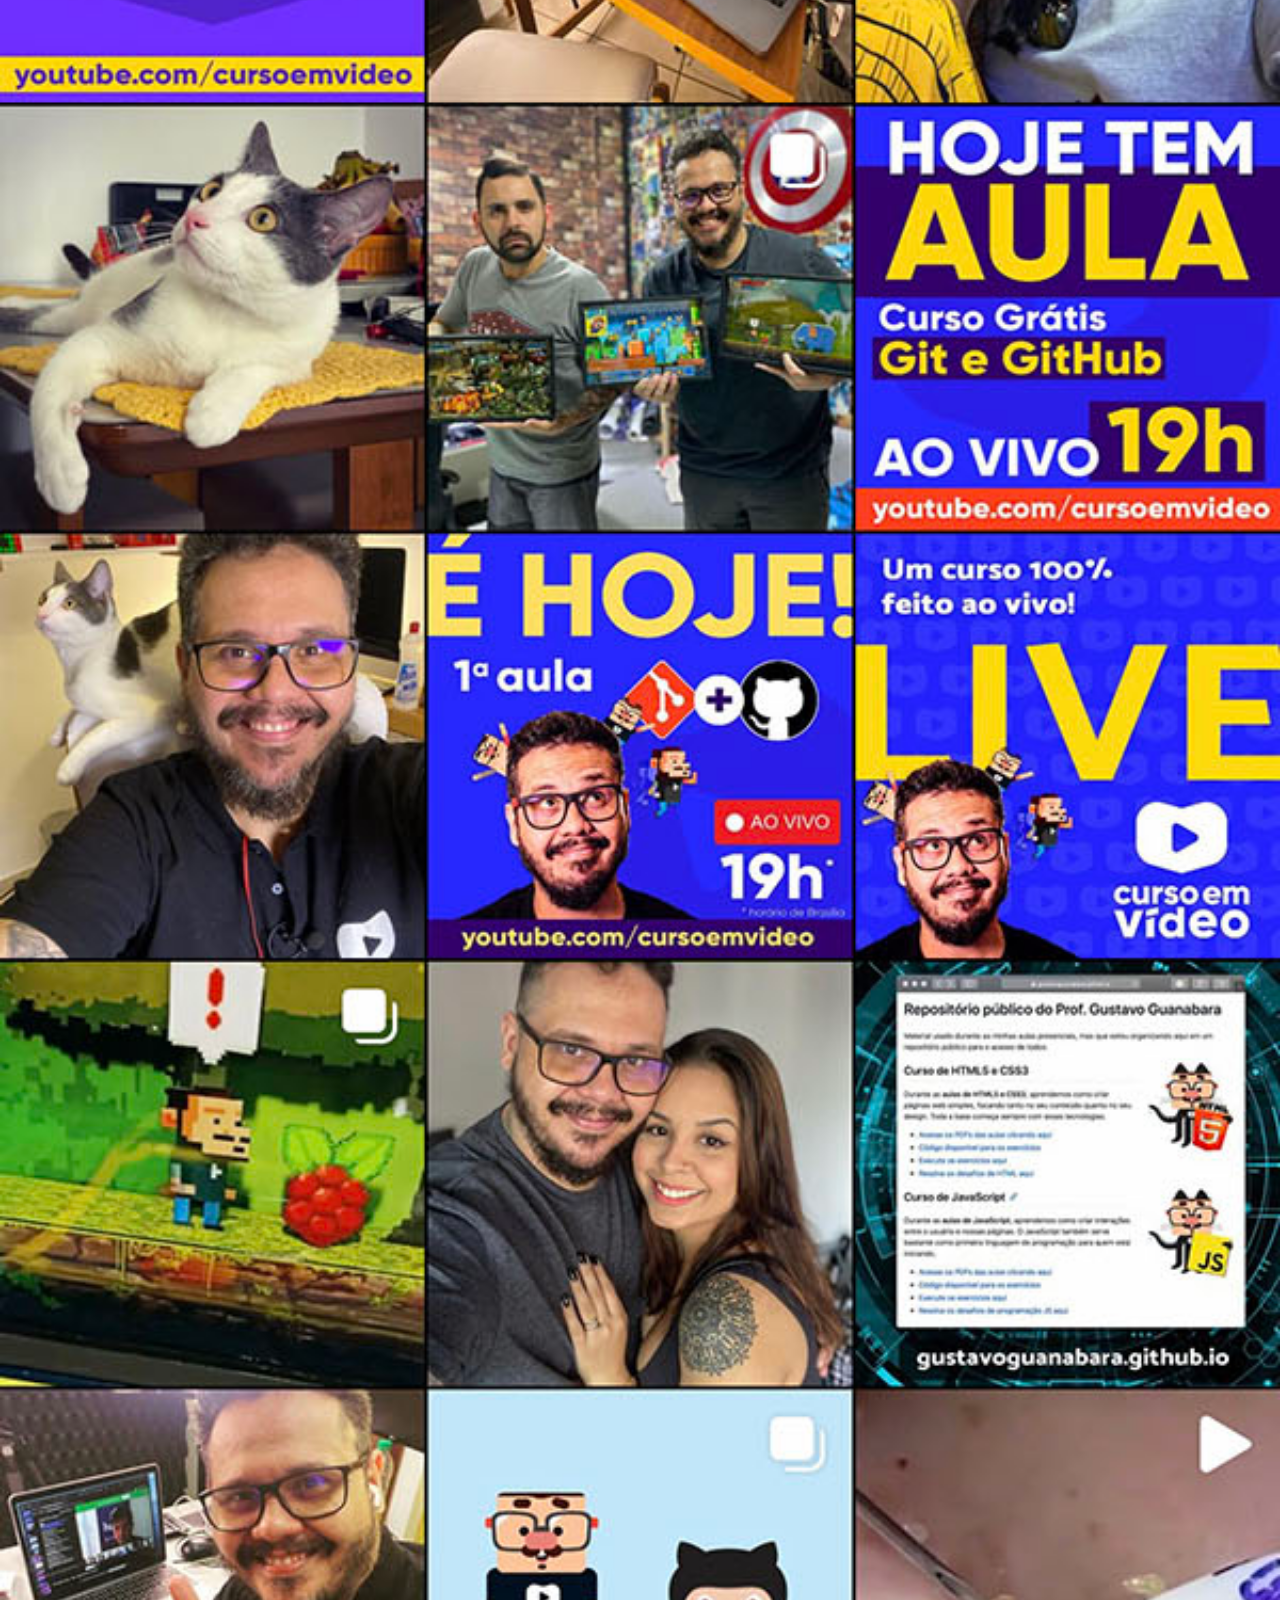
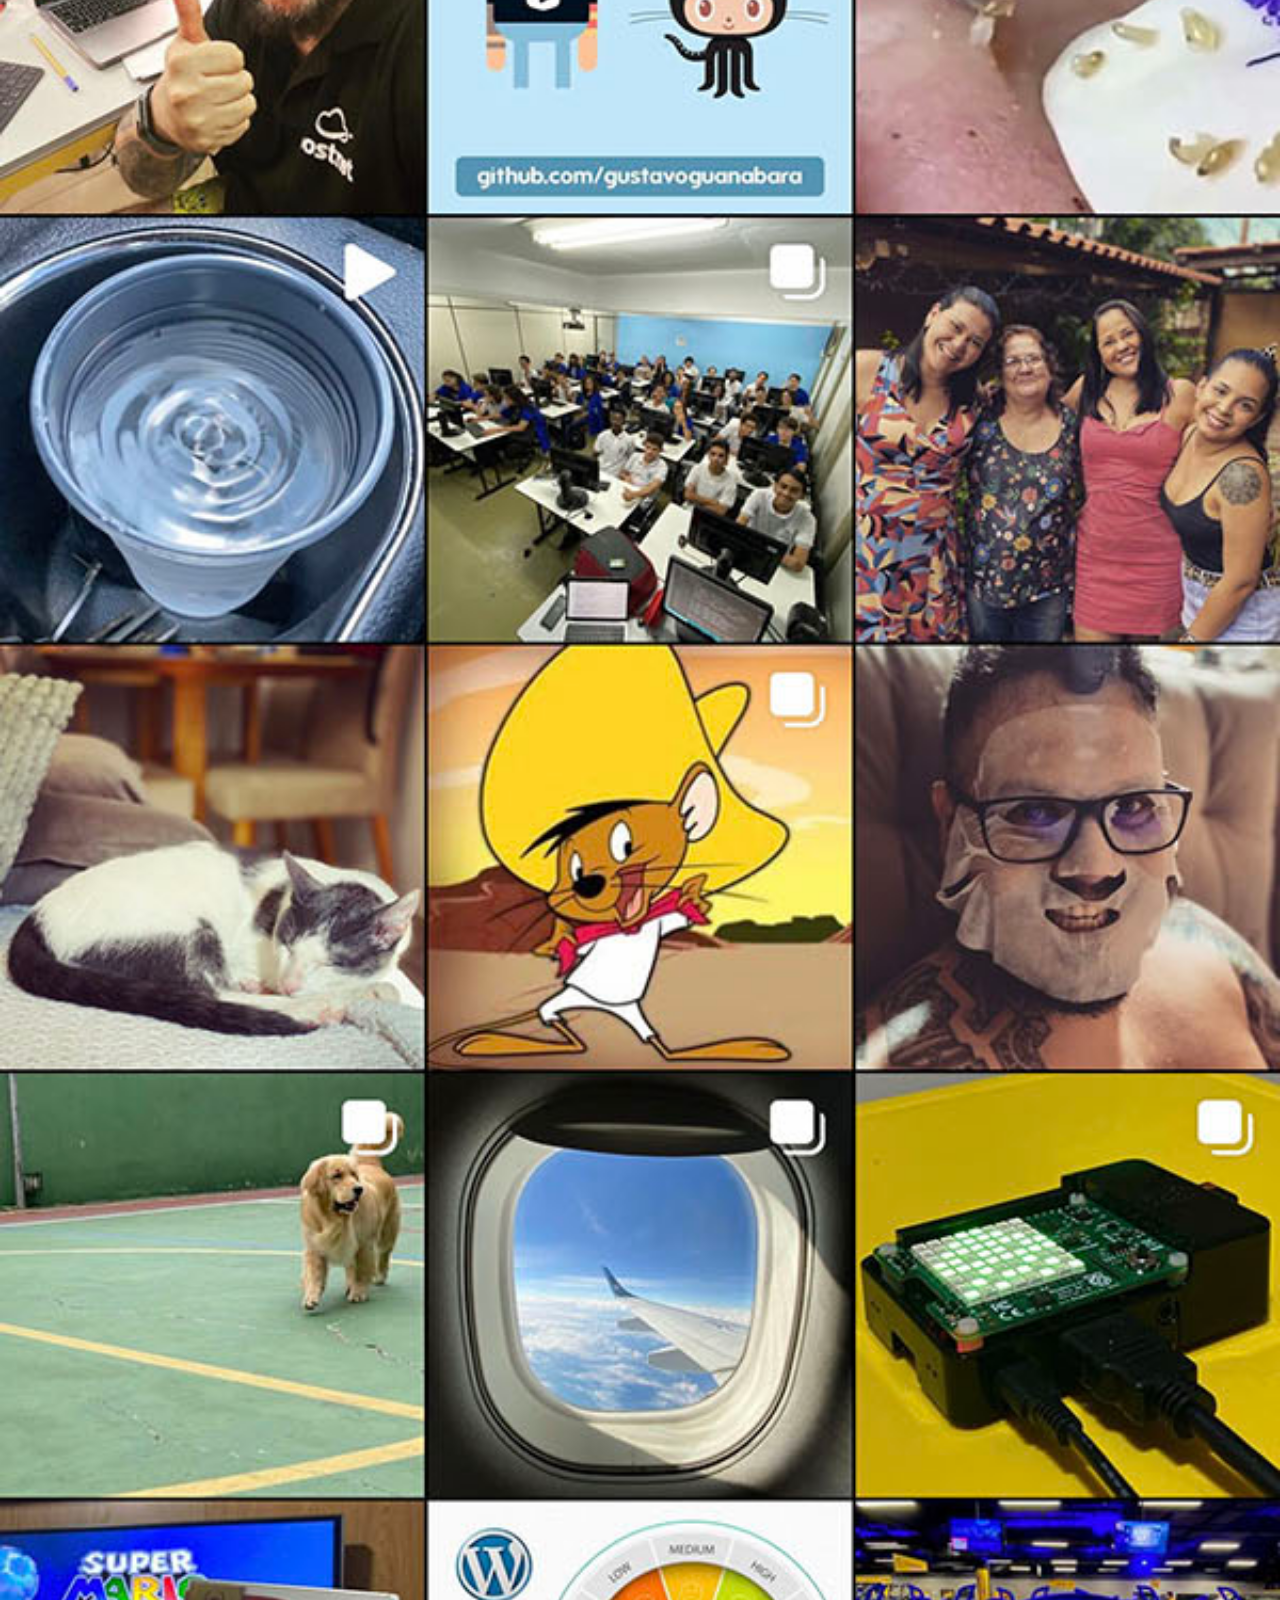
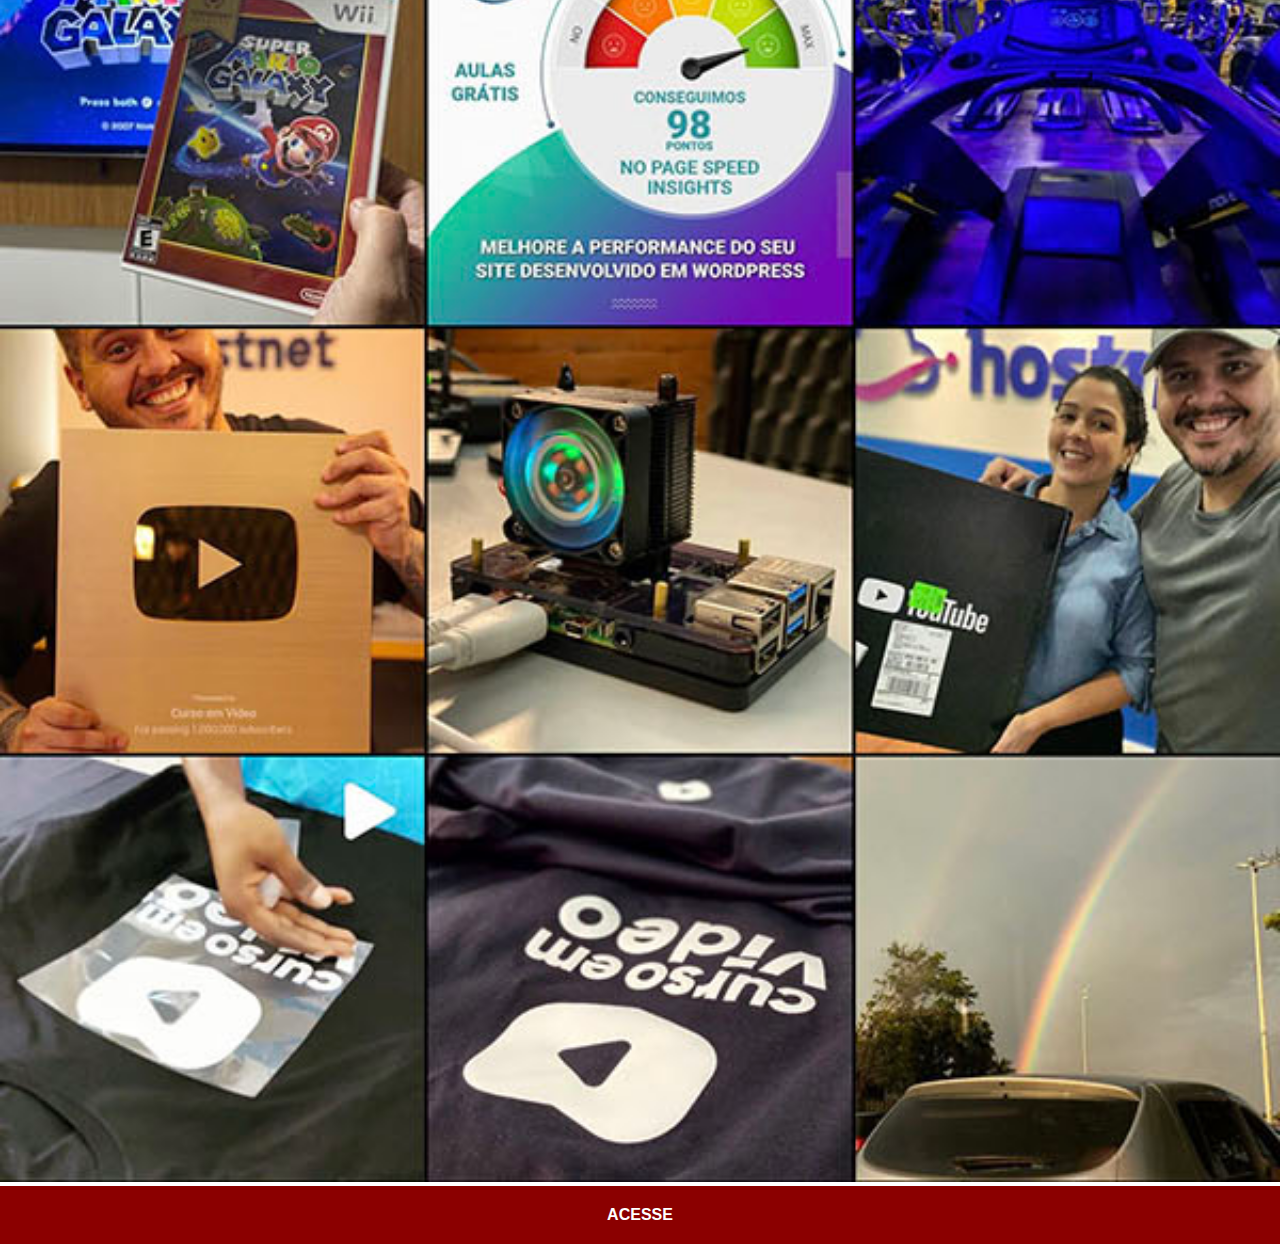
<file: instagram.html>
<!DOCTYPE html>
<html lang="pt-br">
<head>
    <meta charset="UTF-8">
    <meta name="viewport" content="width=device-width, initial-scale=1.0">
    <title>Instagram</title>
    <link rel="stylesheet" href="estlos/social.css">
</head>
<body>
    <img src="imagens/tela-instagram.jpg" alt="Intagram"> <a href=" https://www.instagram.com/palomajasminie/" target="_blank">ACESSE</a>
    
</body>
</html>
</file>
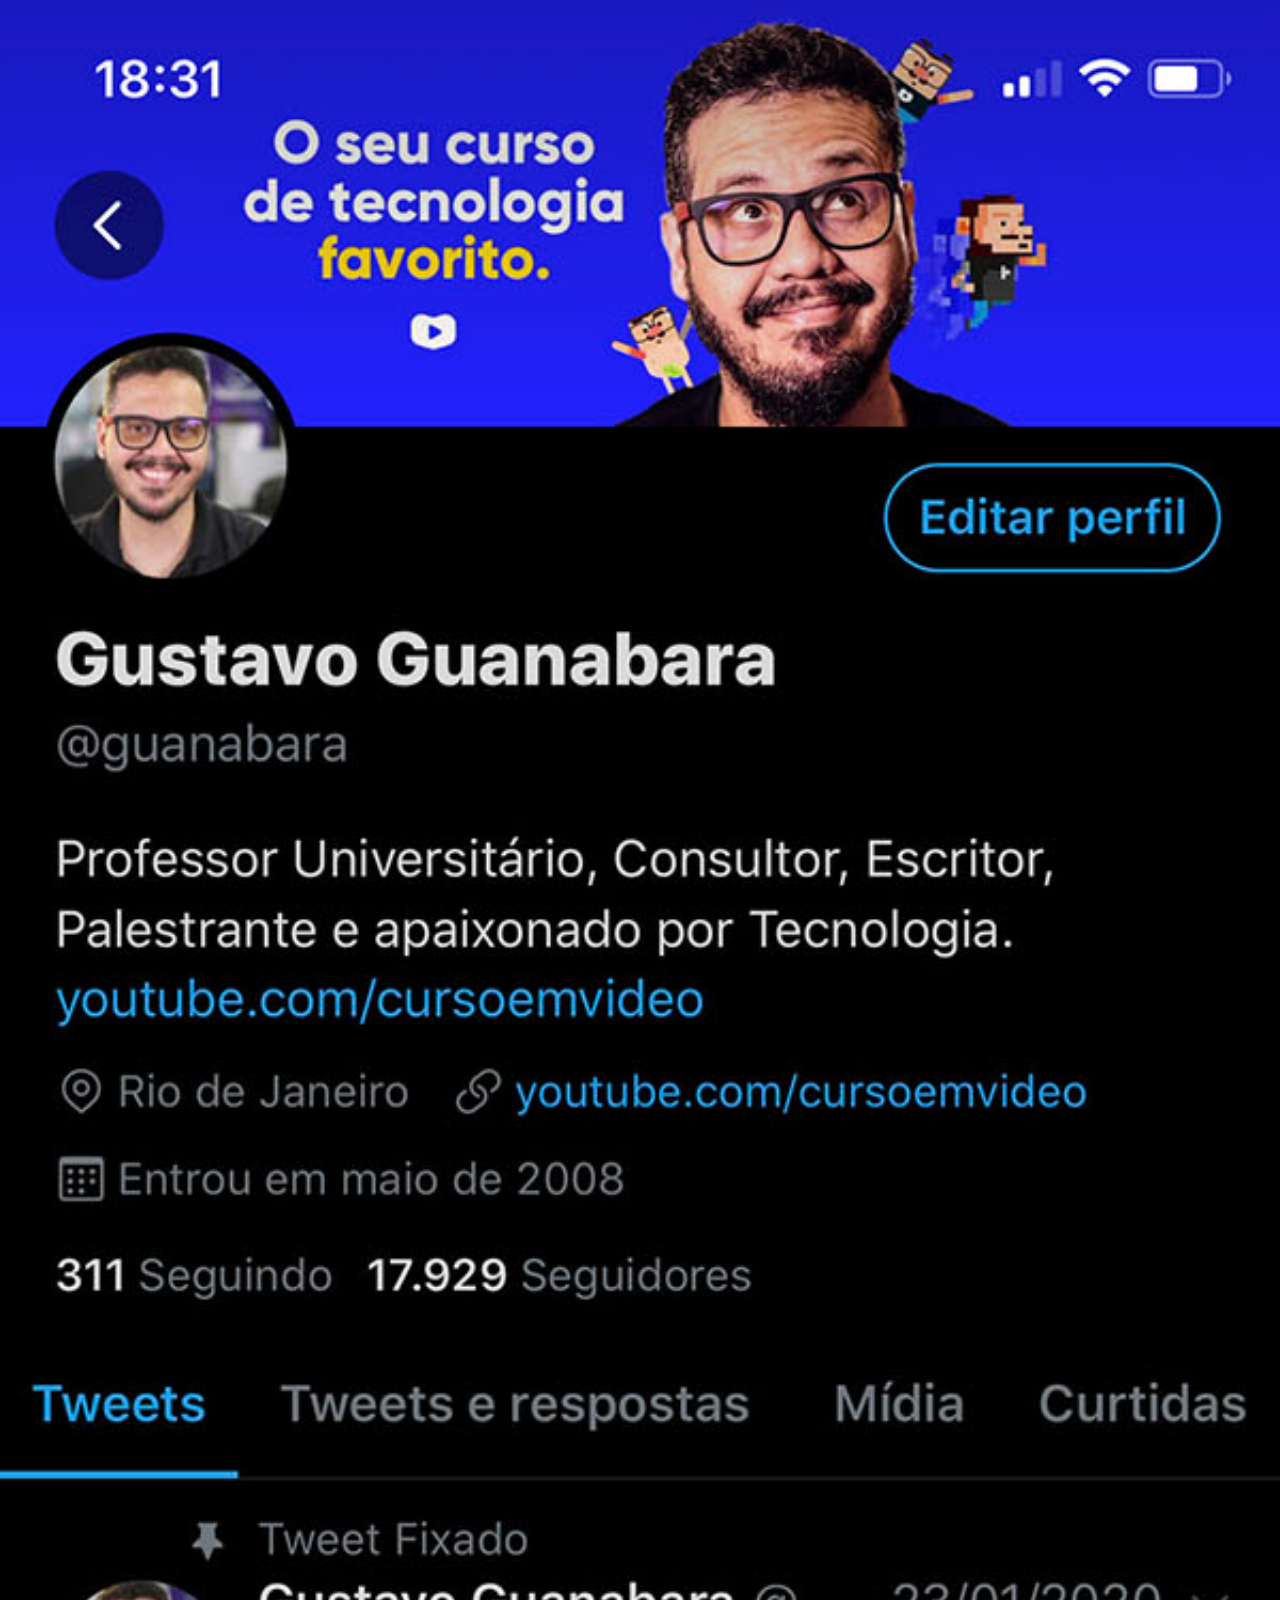
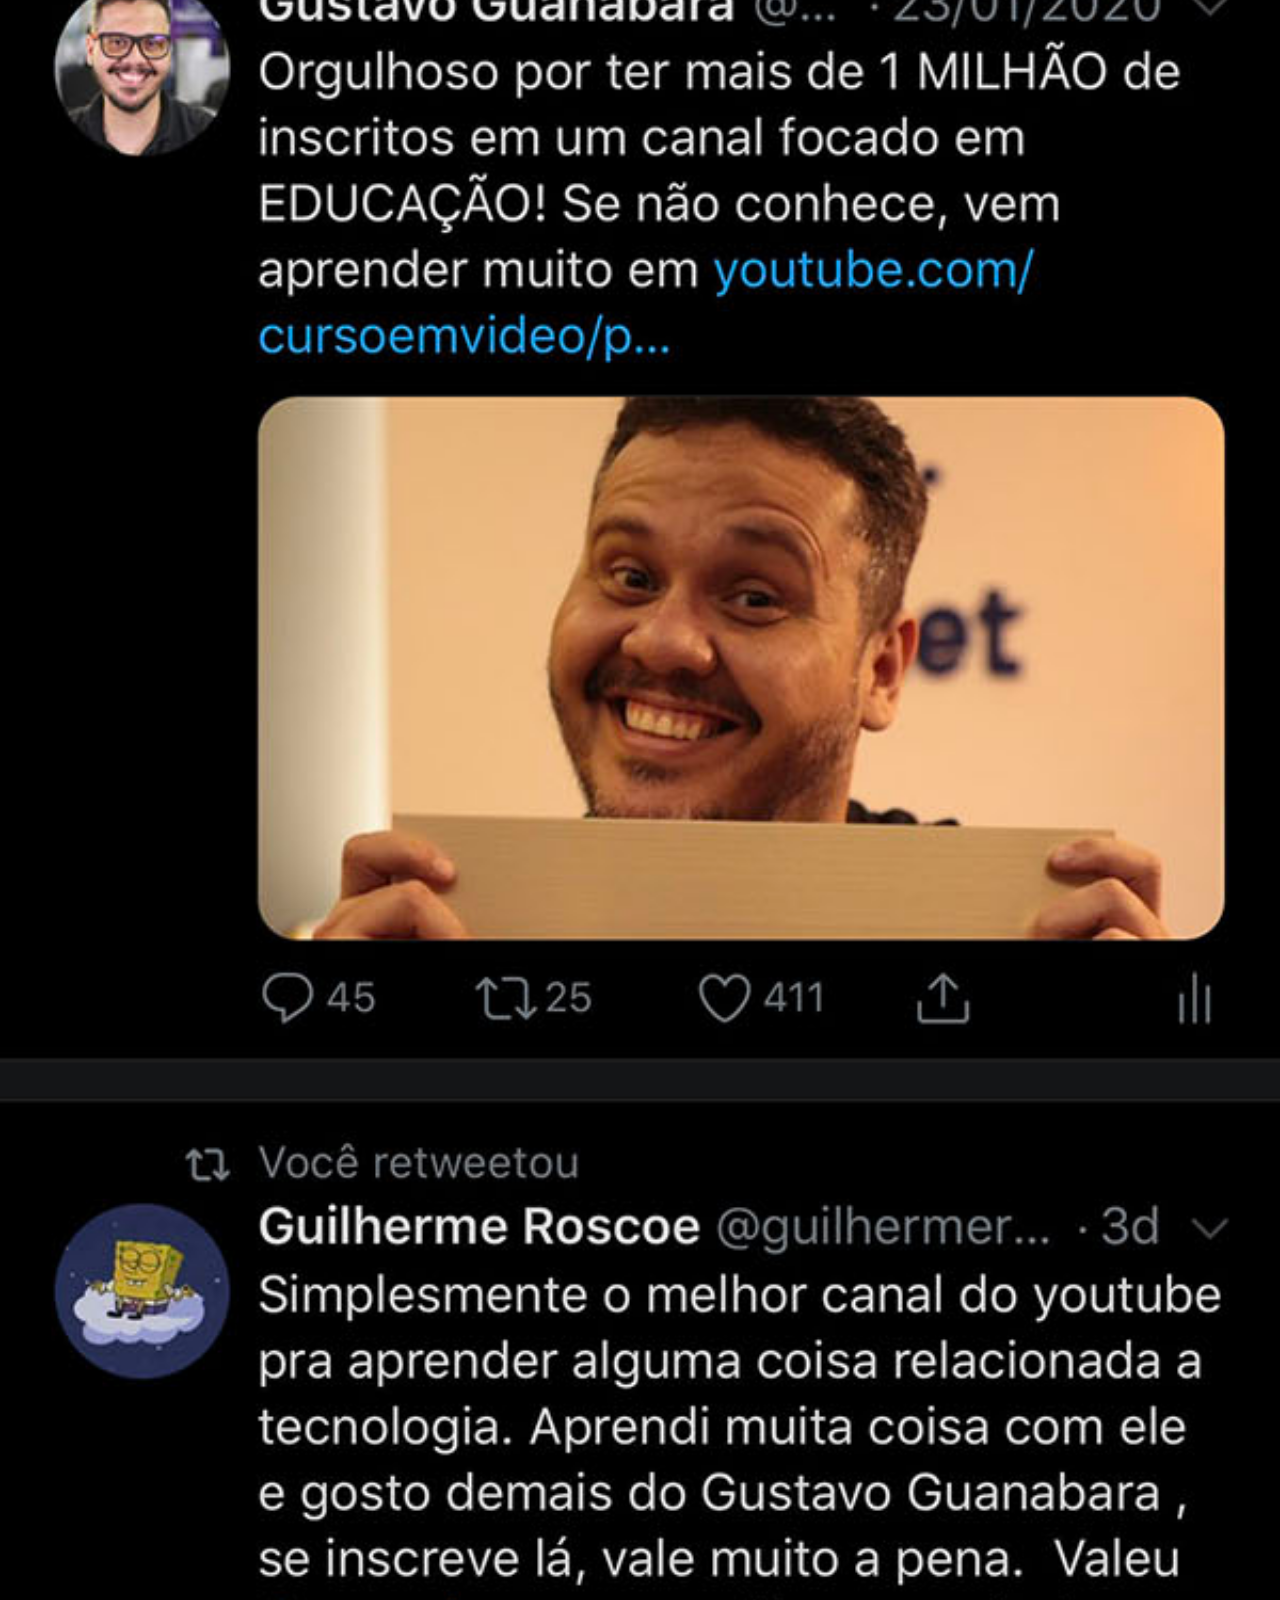
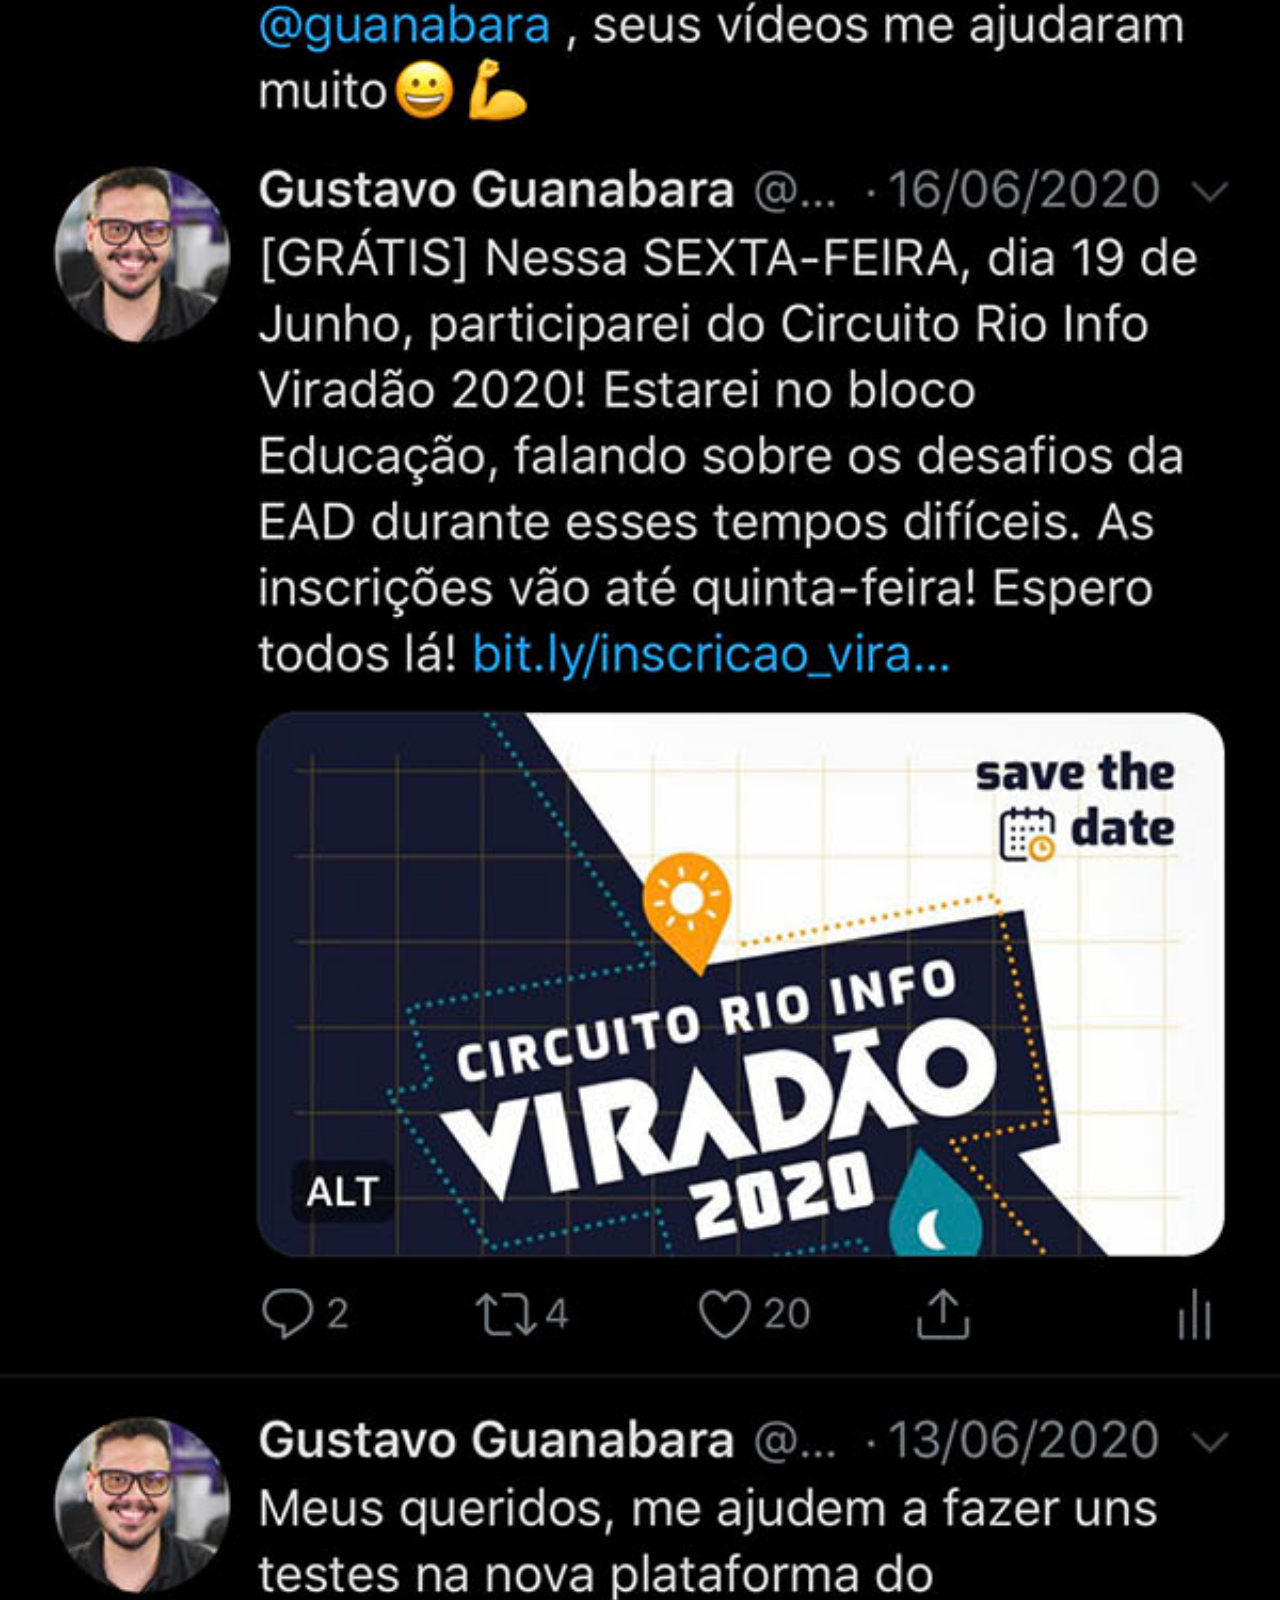
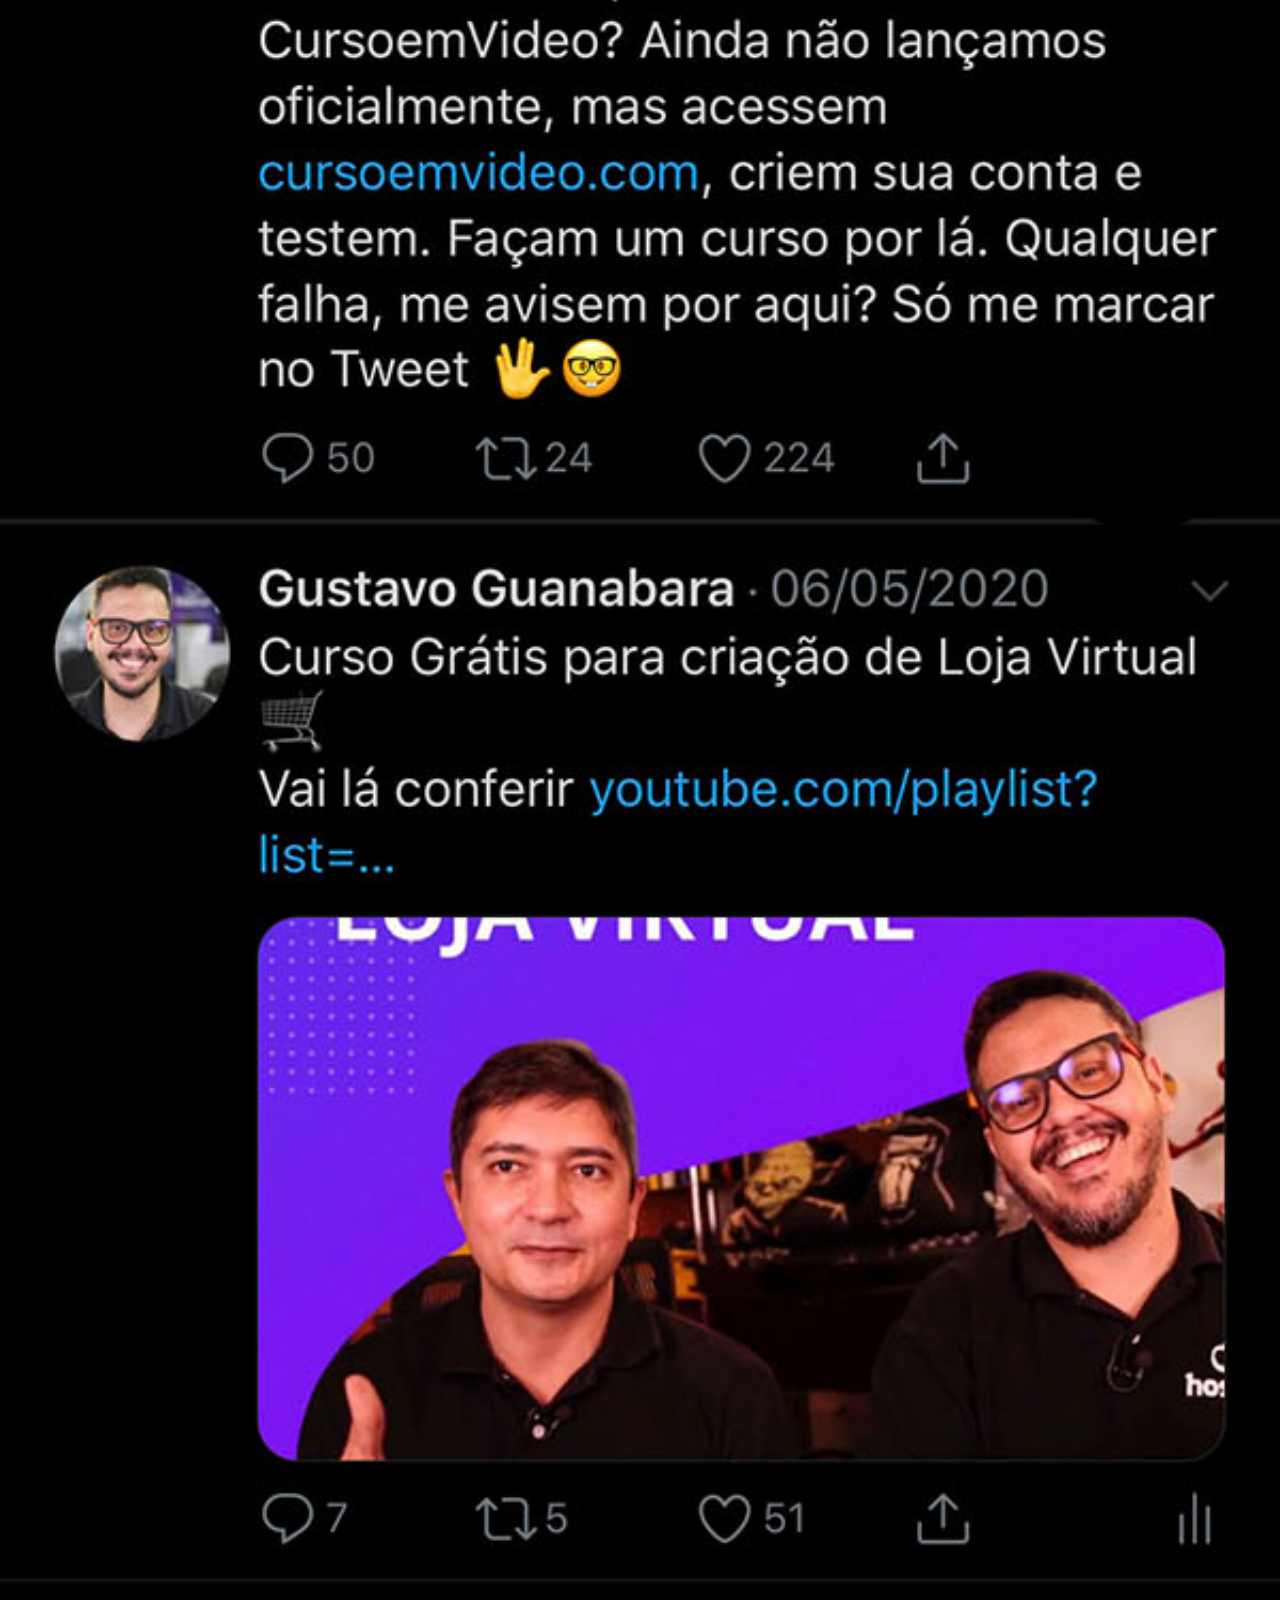
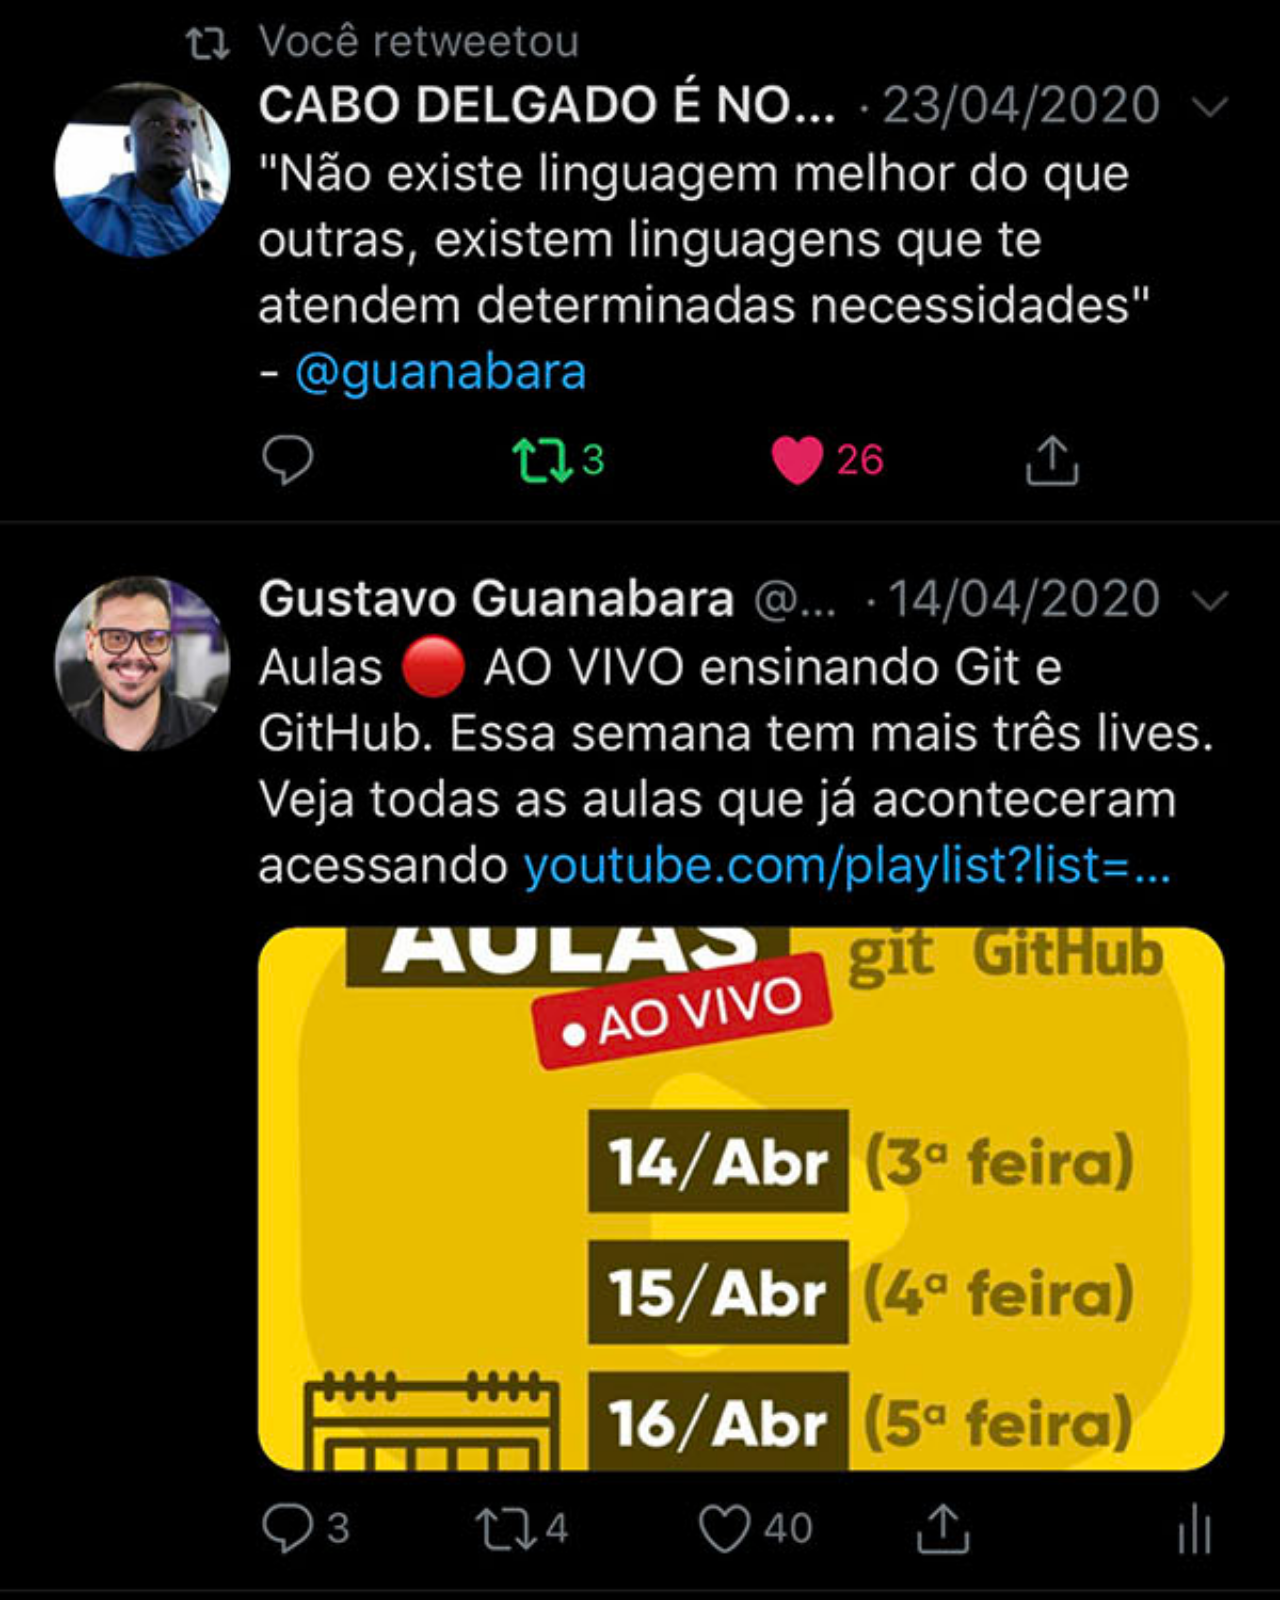
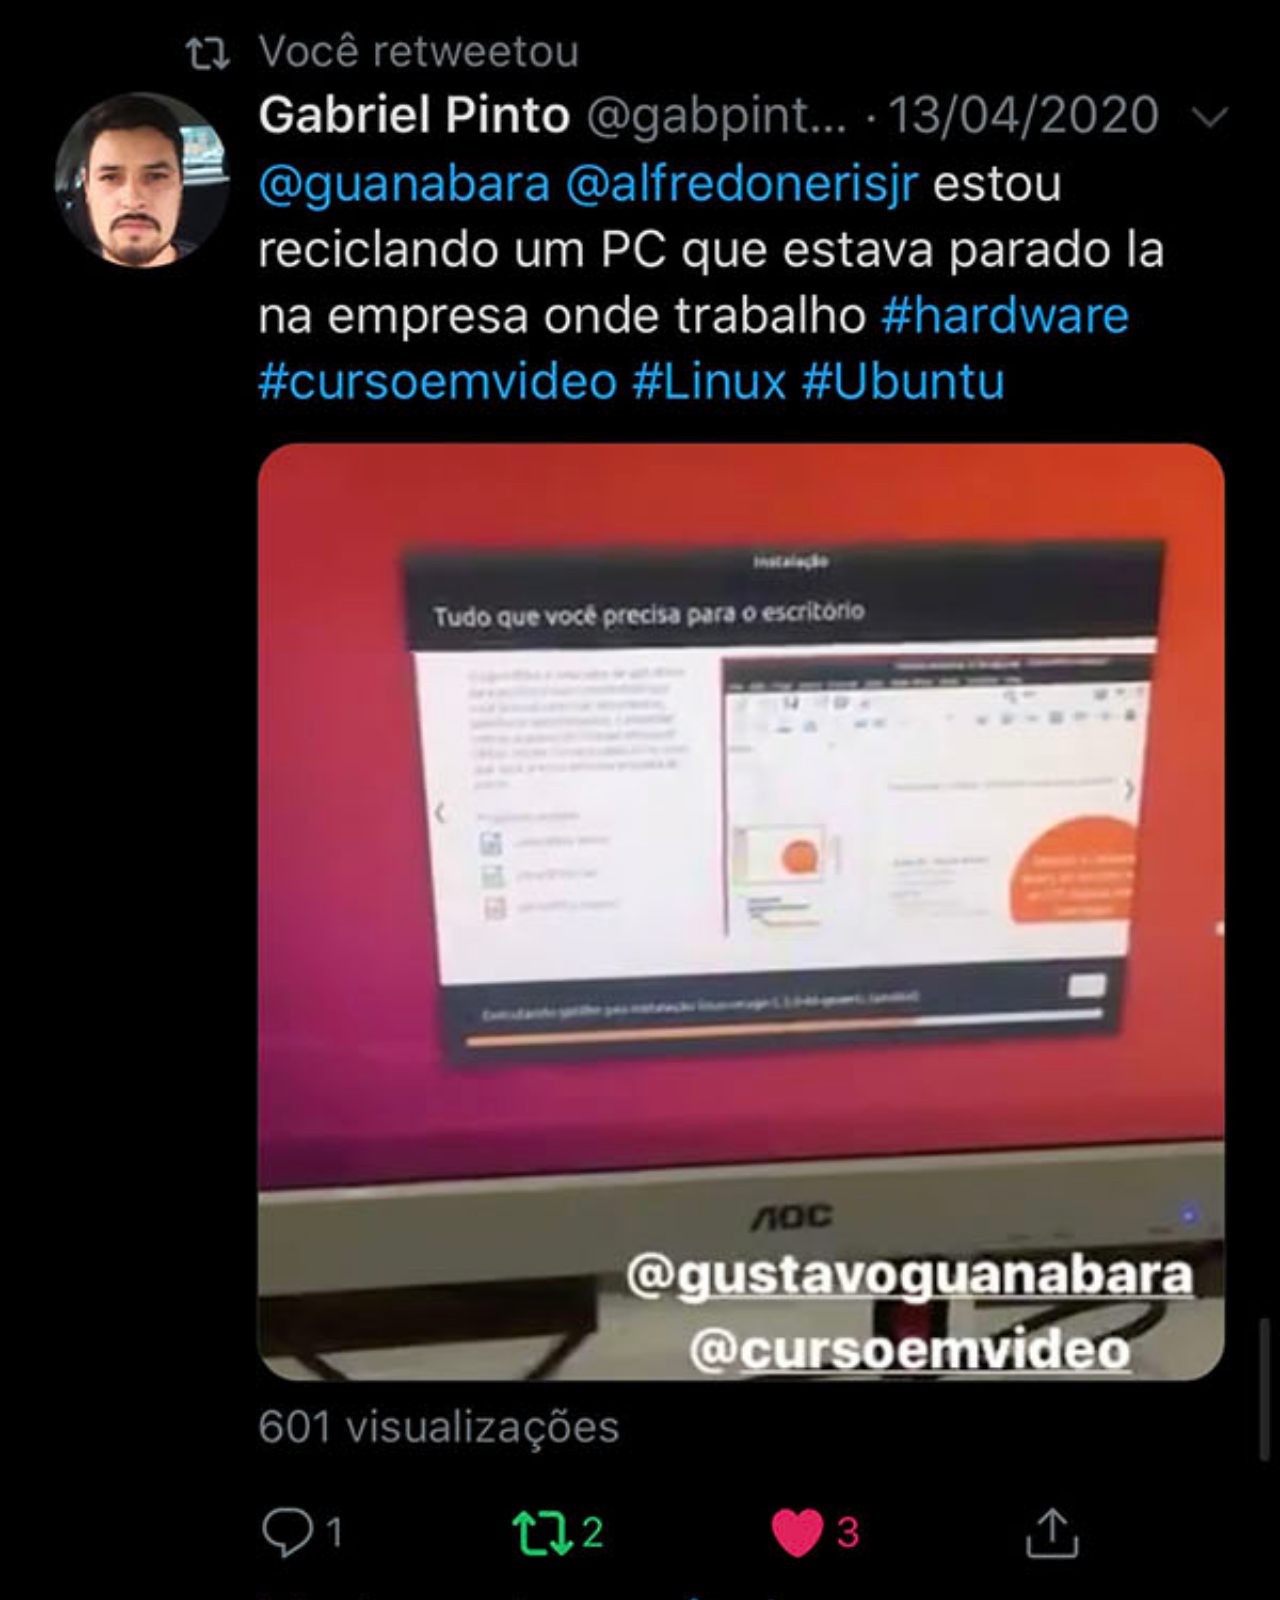
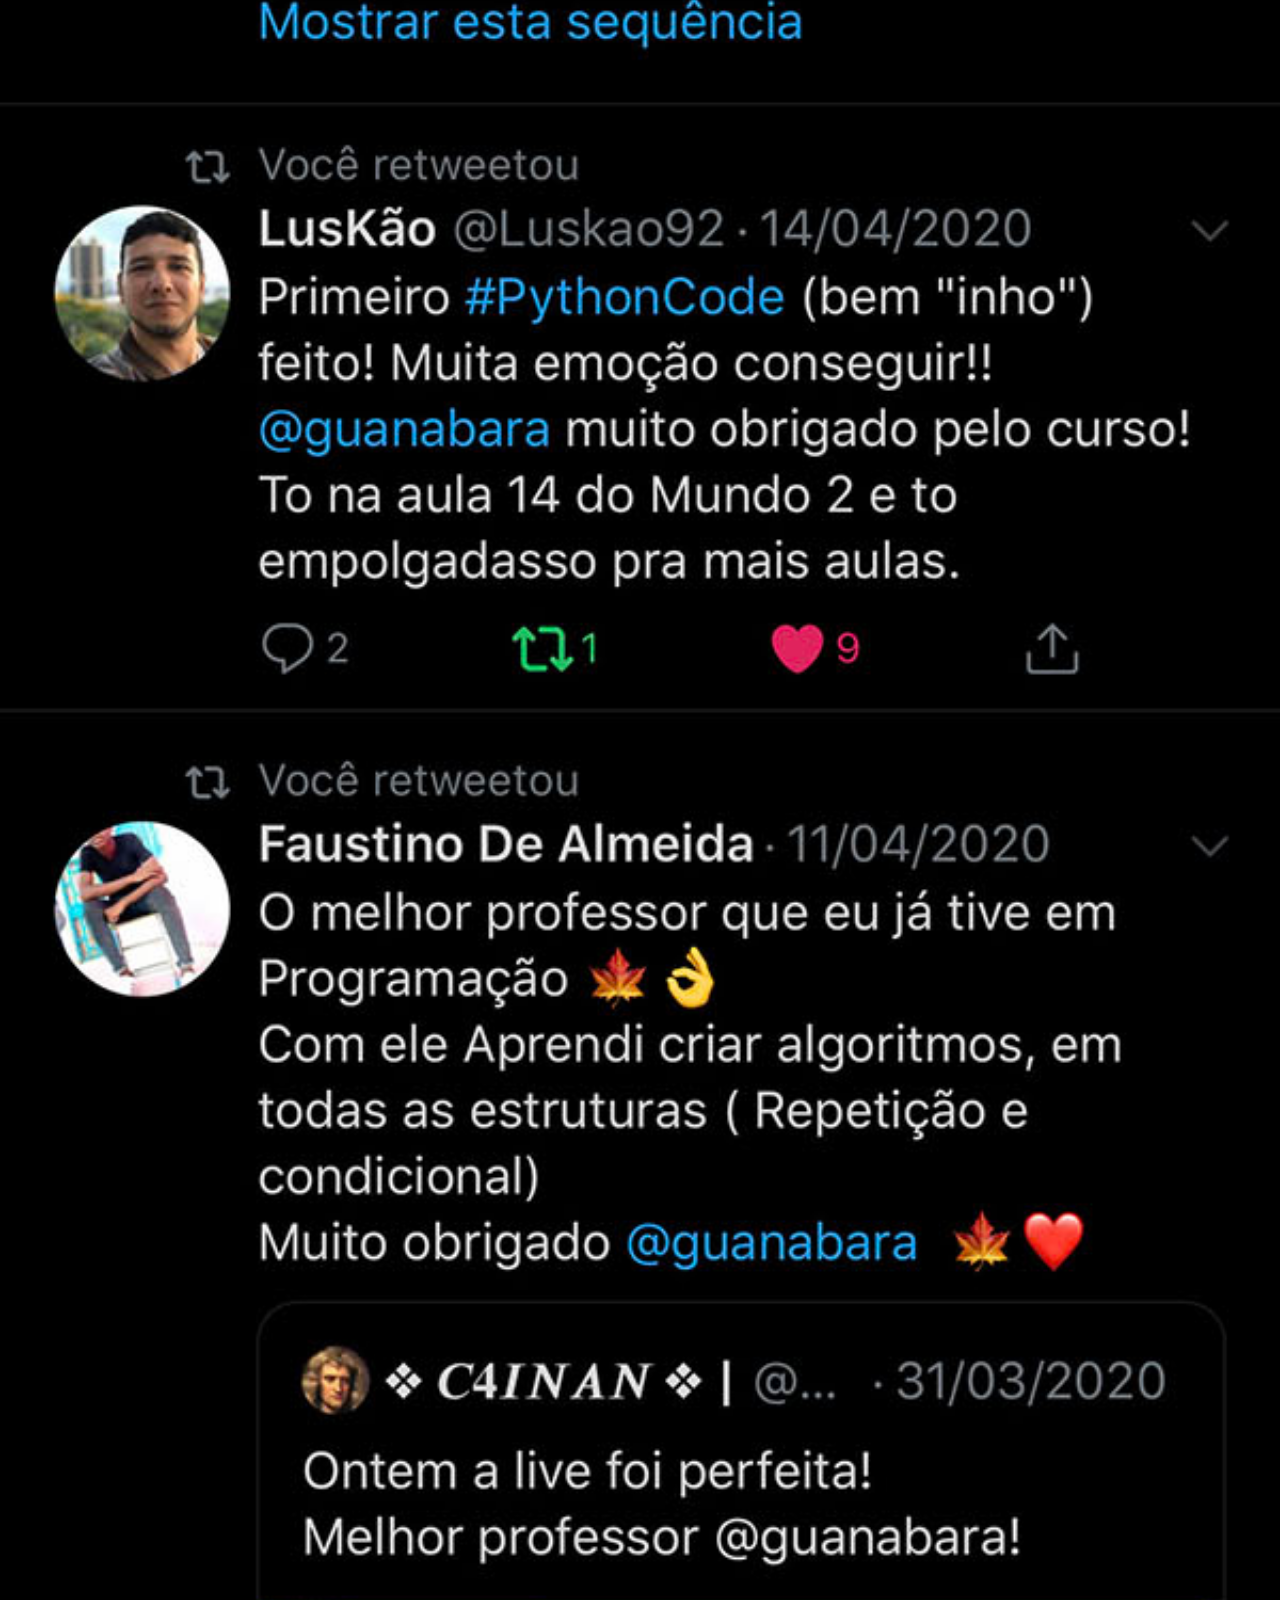
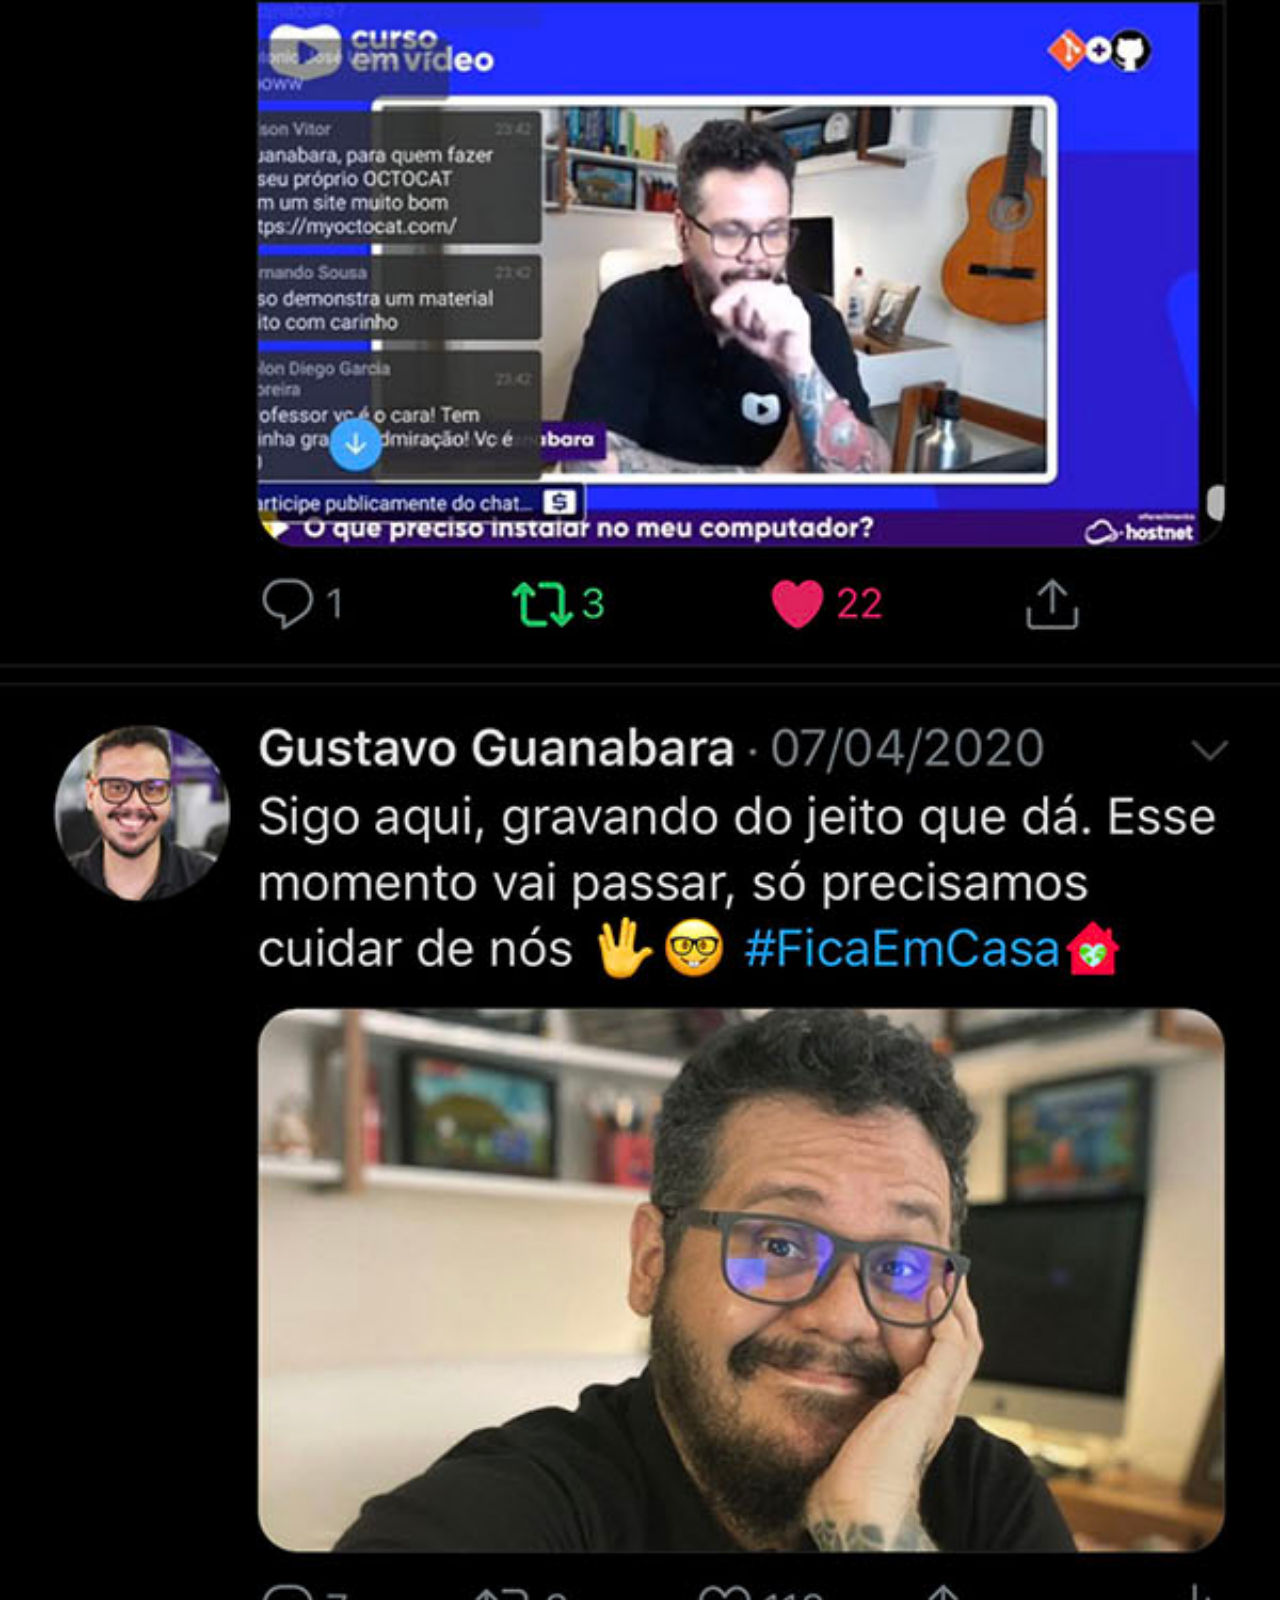
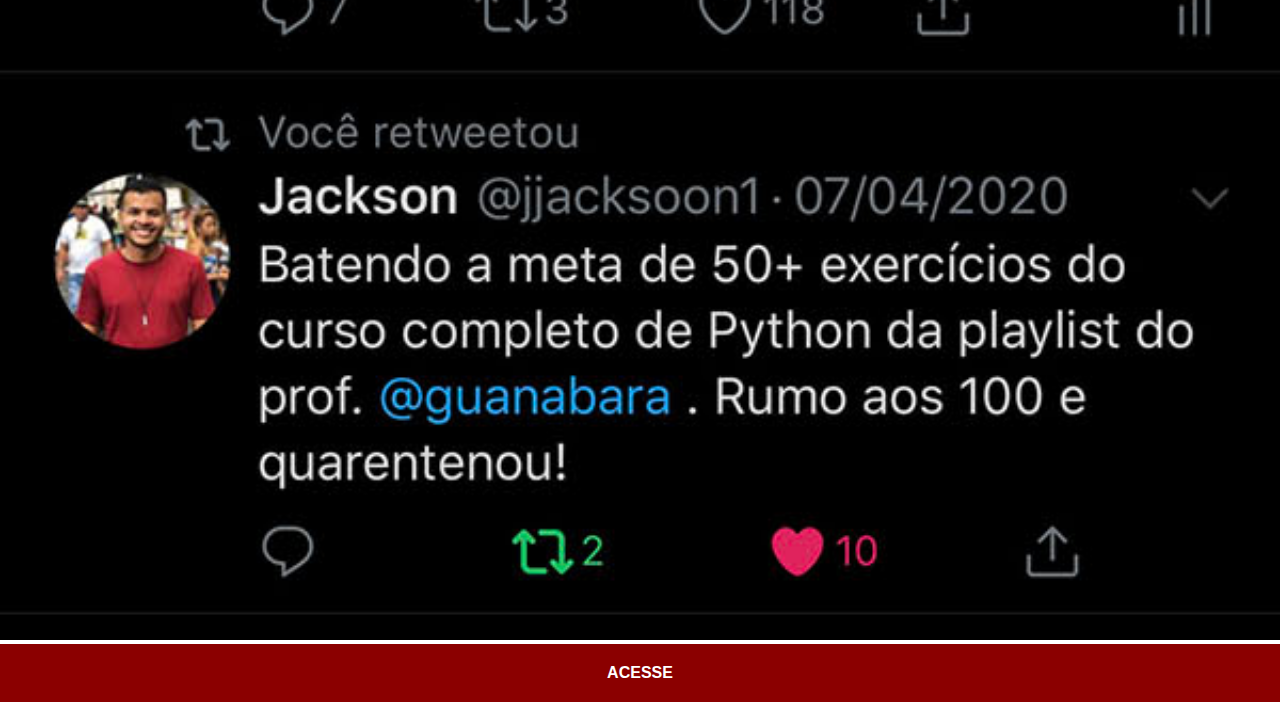
<file: twitter.html>
<!DOCTYPE html>
<html lang="pt-br">
<head>
    <meta charset="UTF-8">
    <meta name="viewport" content="width=device-width, initial-scale=1.0">
    <title>Twitter</title>
    <link rel="stylesheet" href="estlos/social.css">
</head>
<body>
    <img src="imagens/tela-twitter.jpg" alt="Twitter"> <a href="https://twitter.com/PJasminie" target="_blank">ACESSE</a>
    
</body>
</html>
</file>
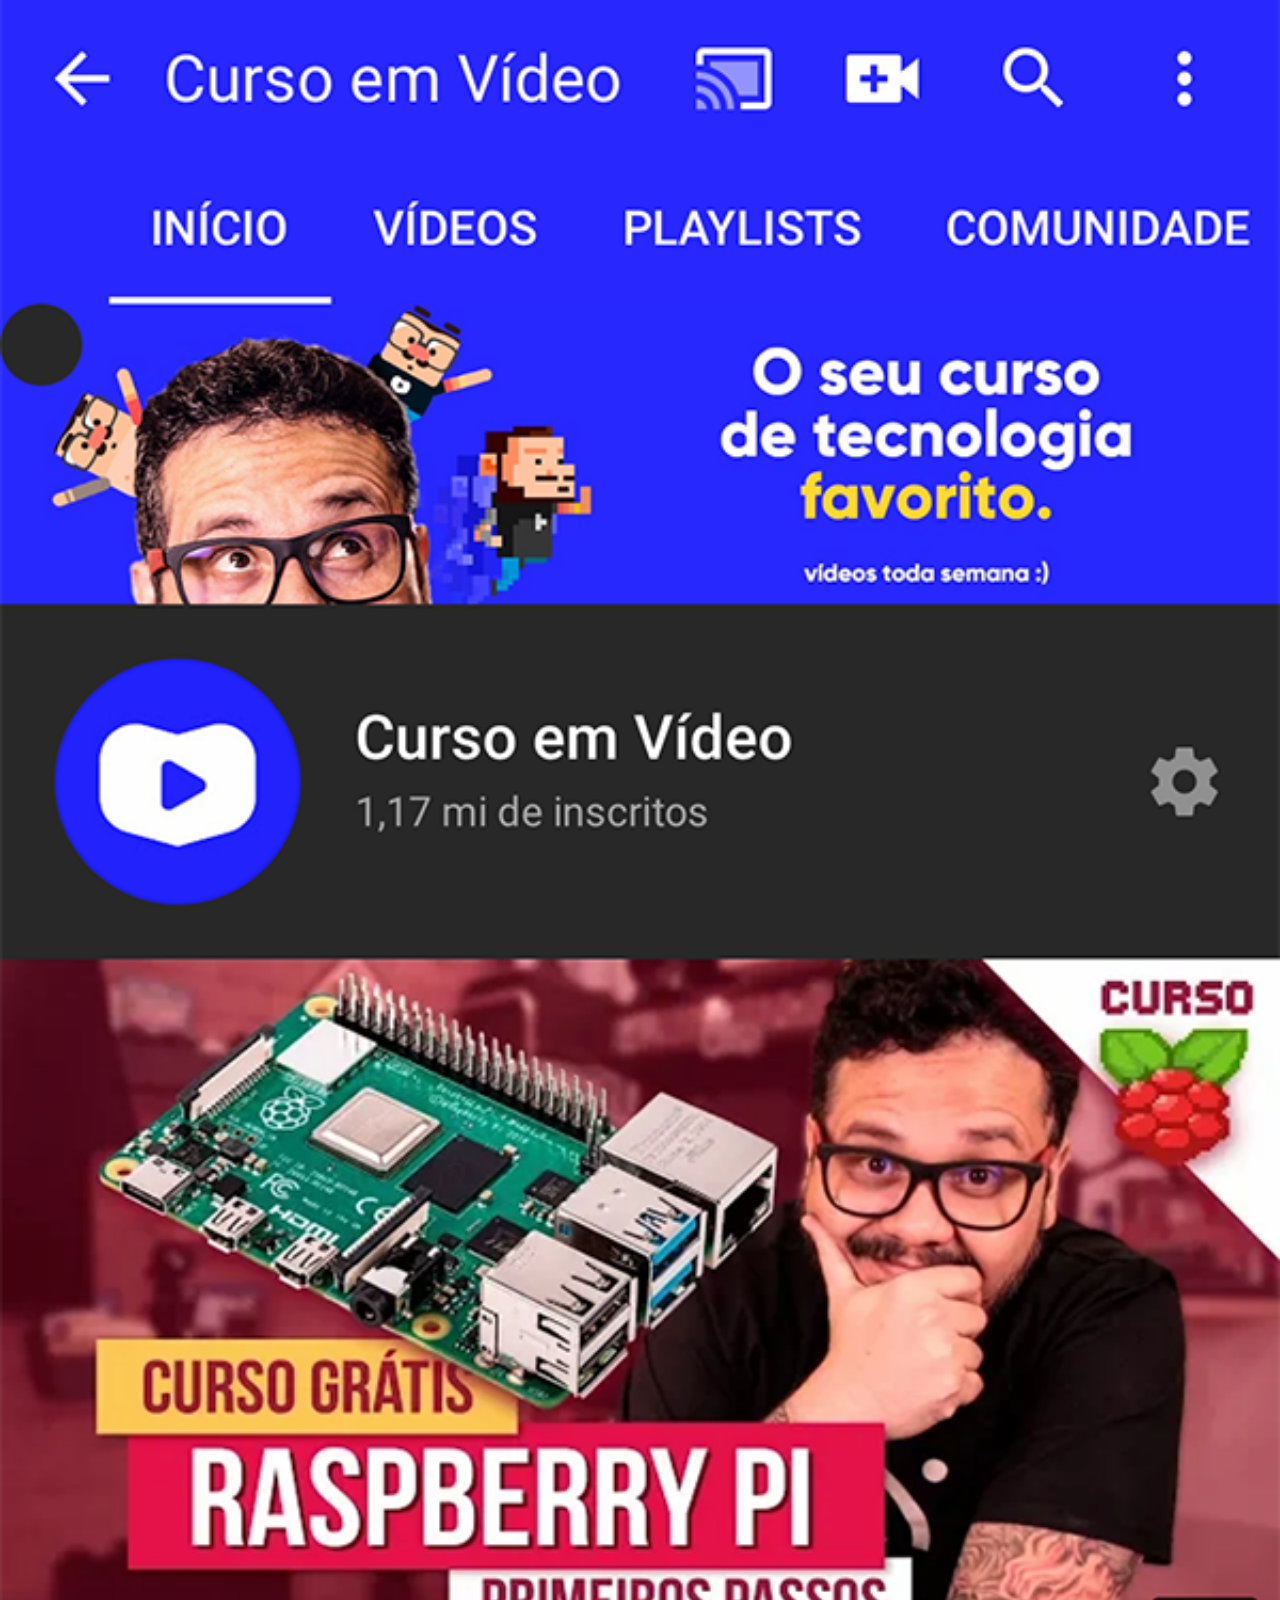
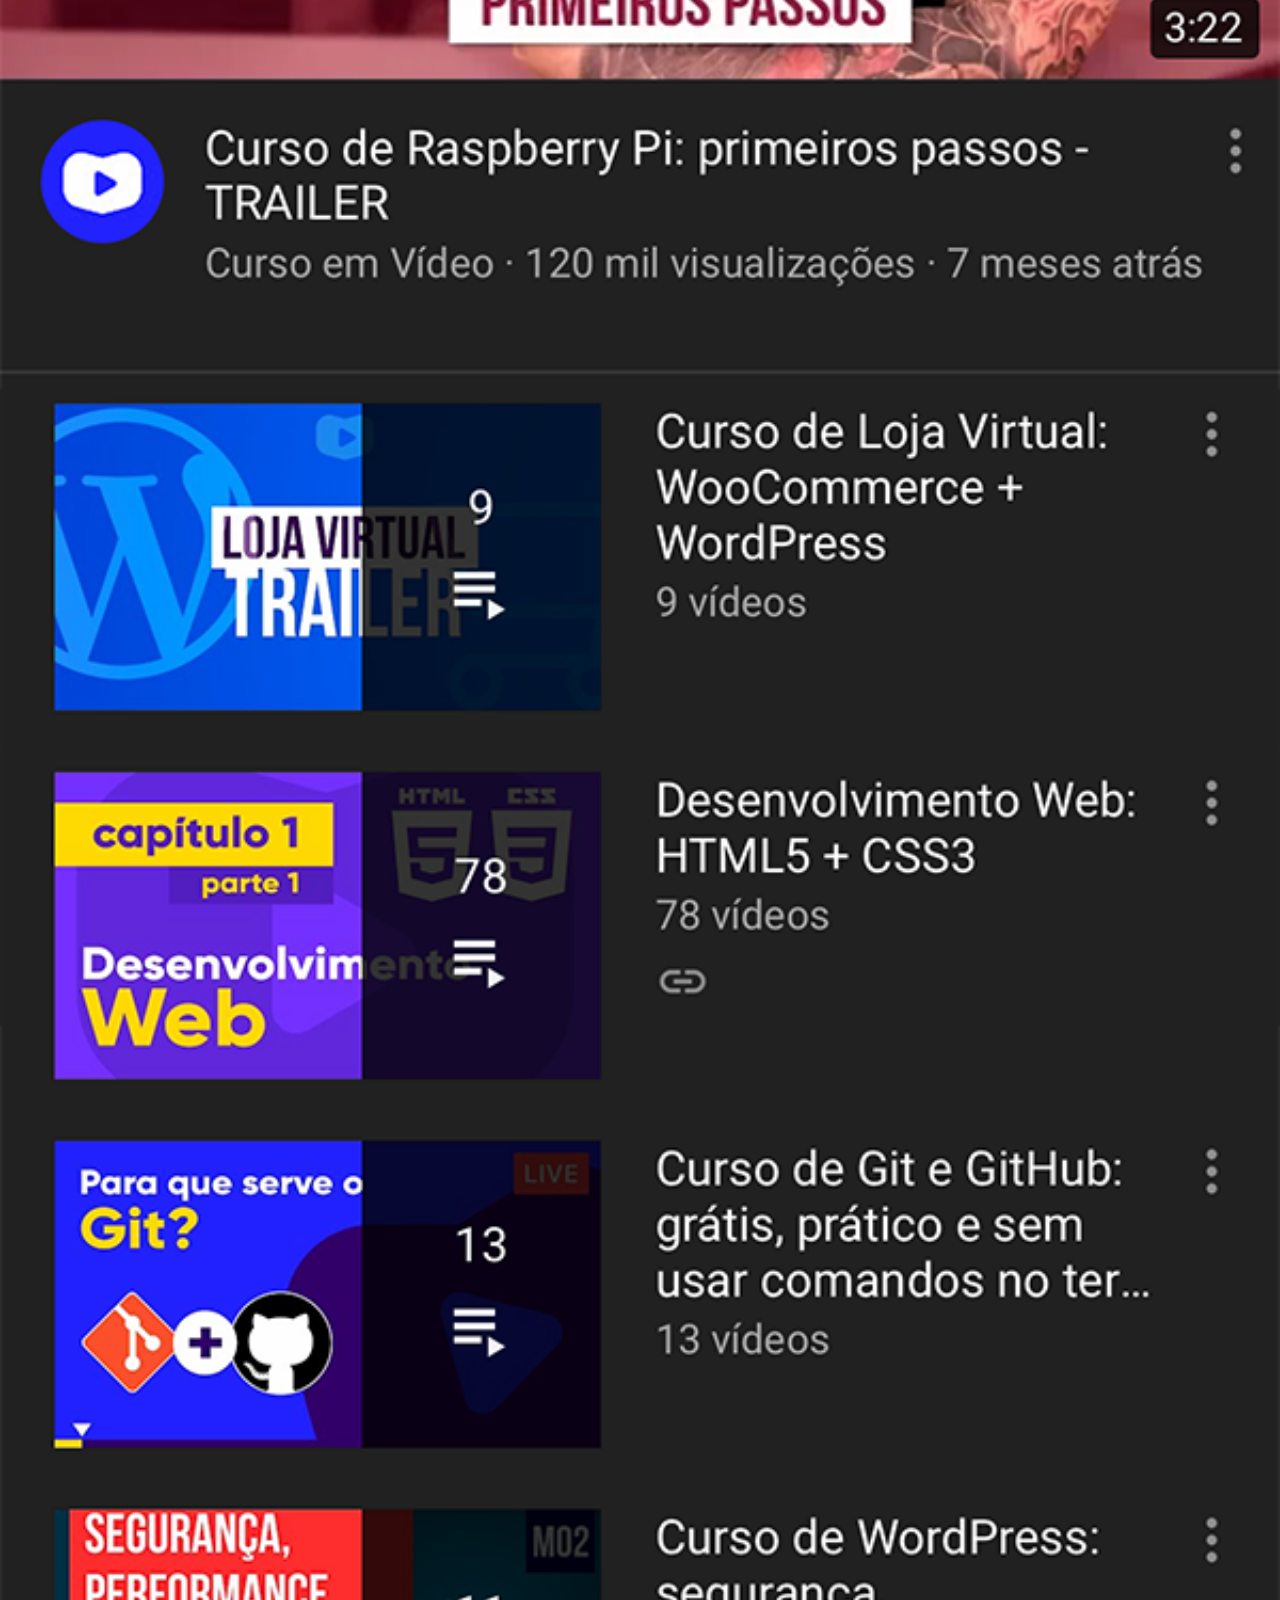
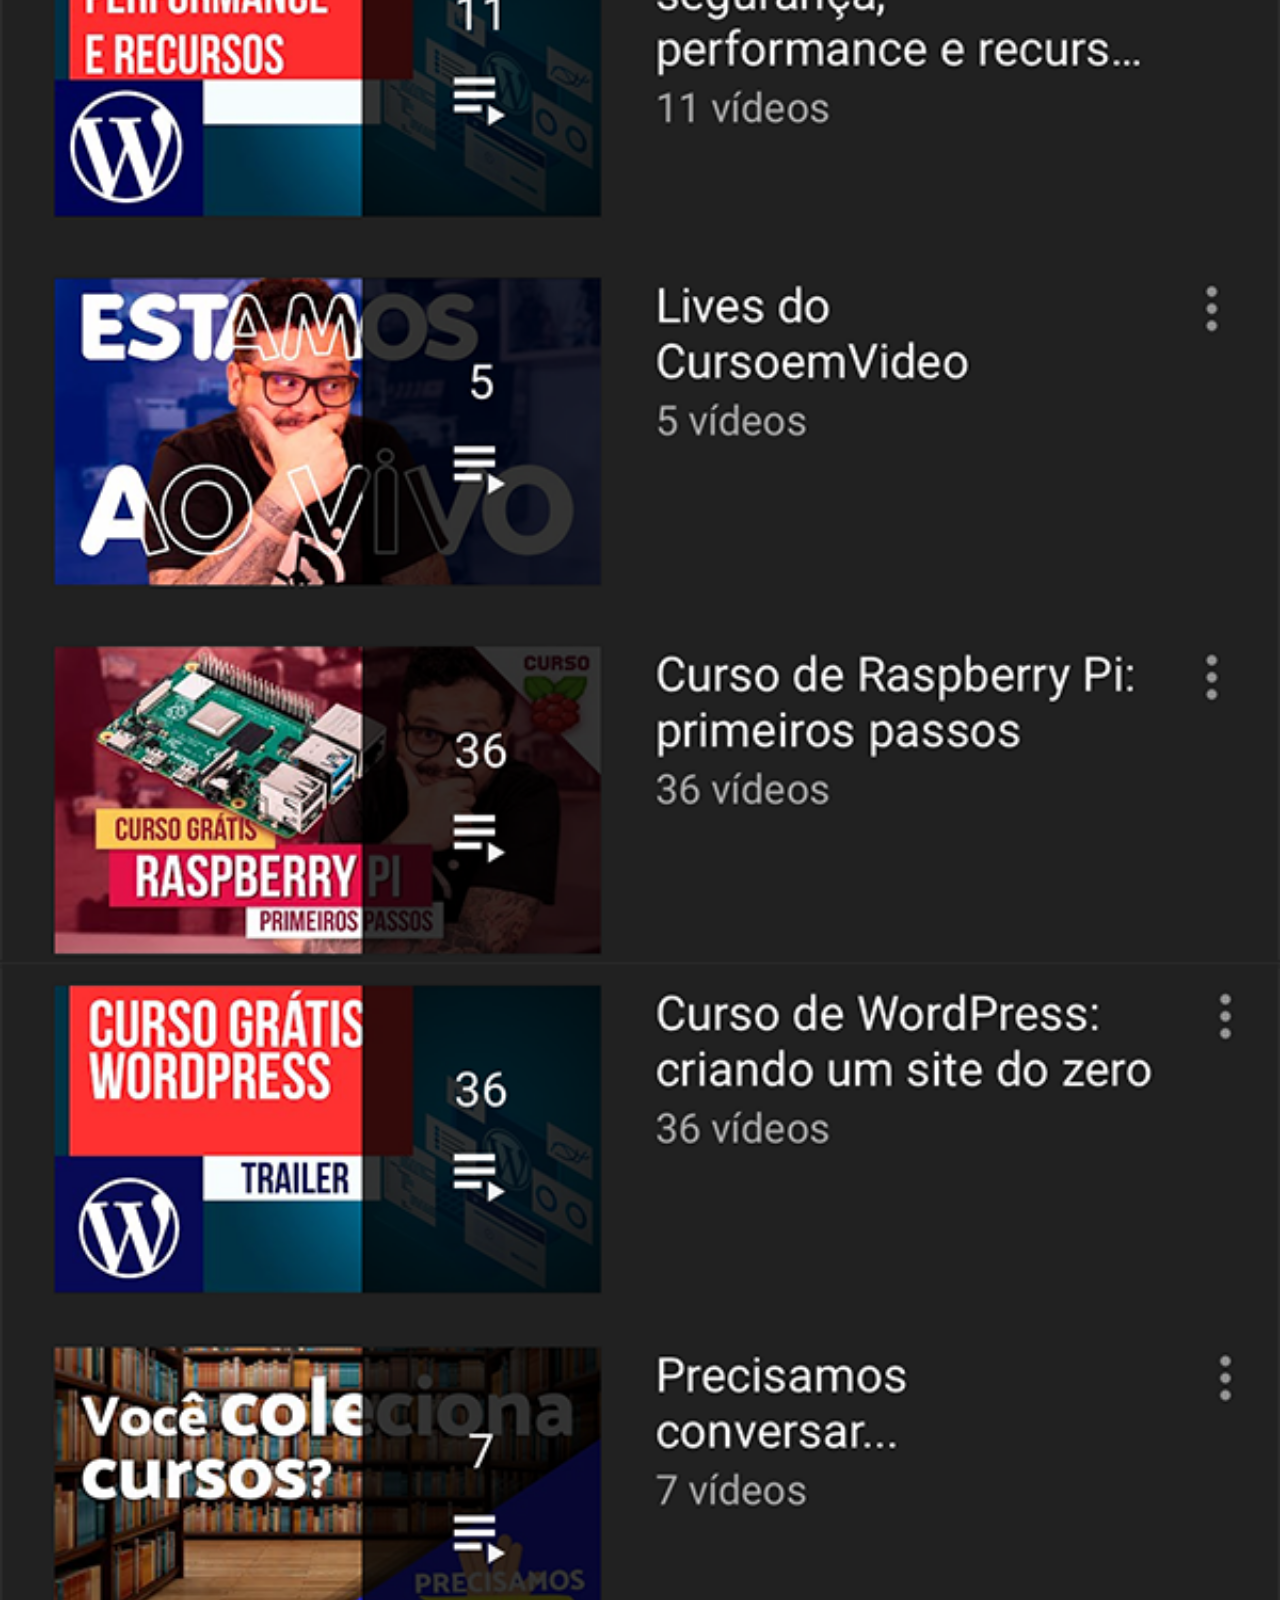
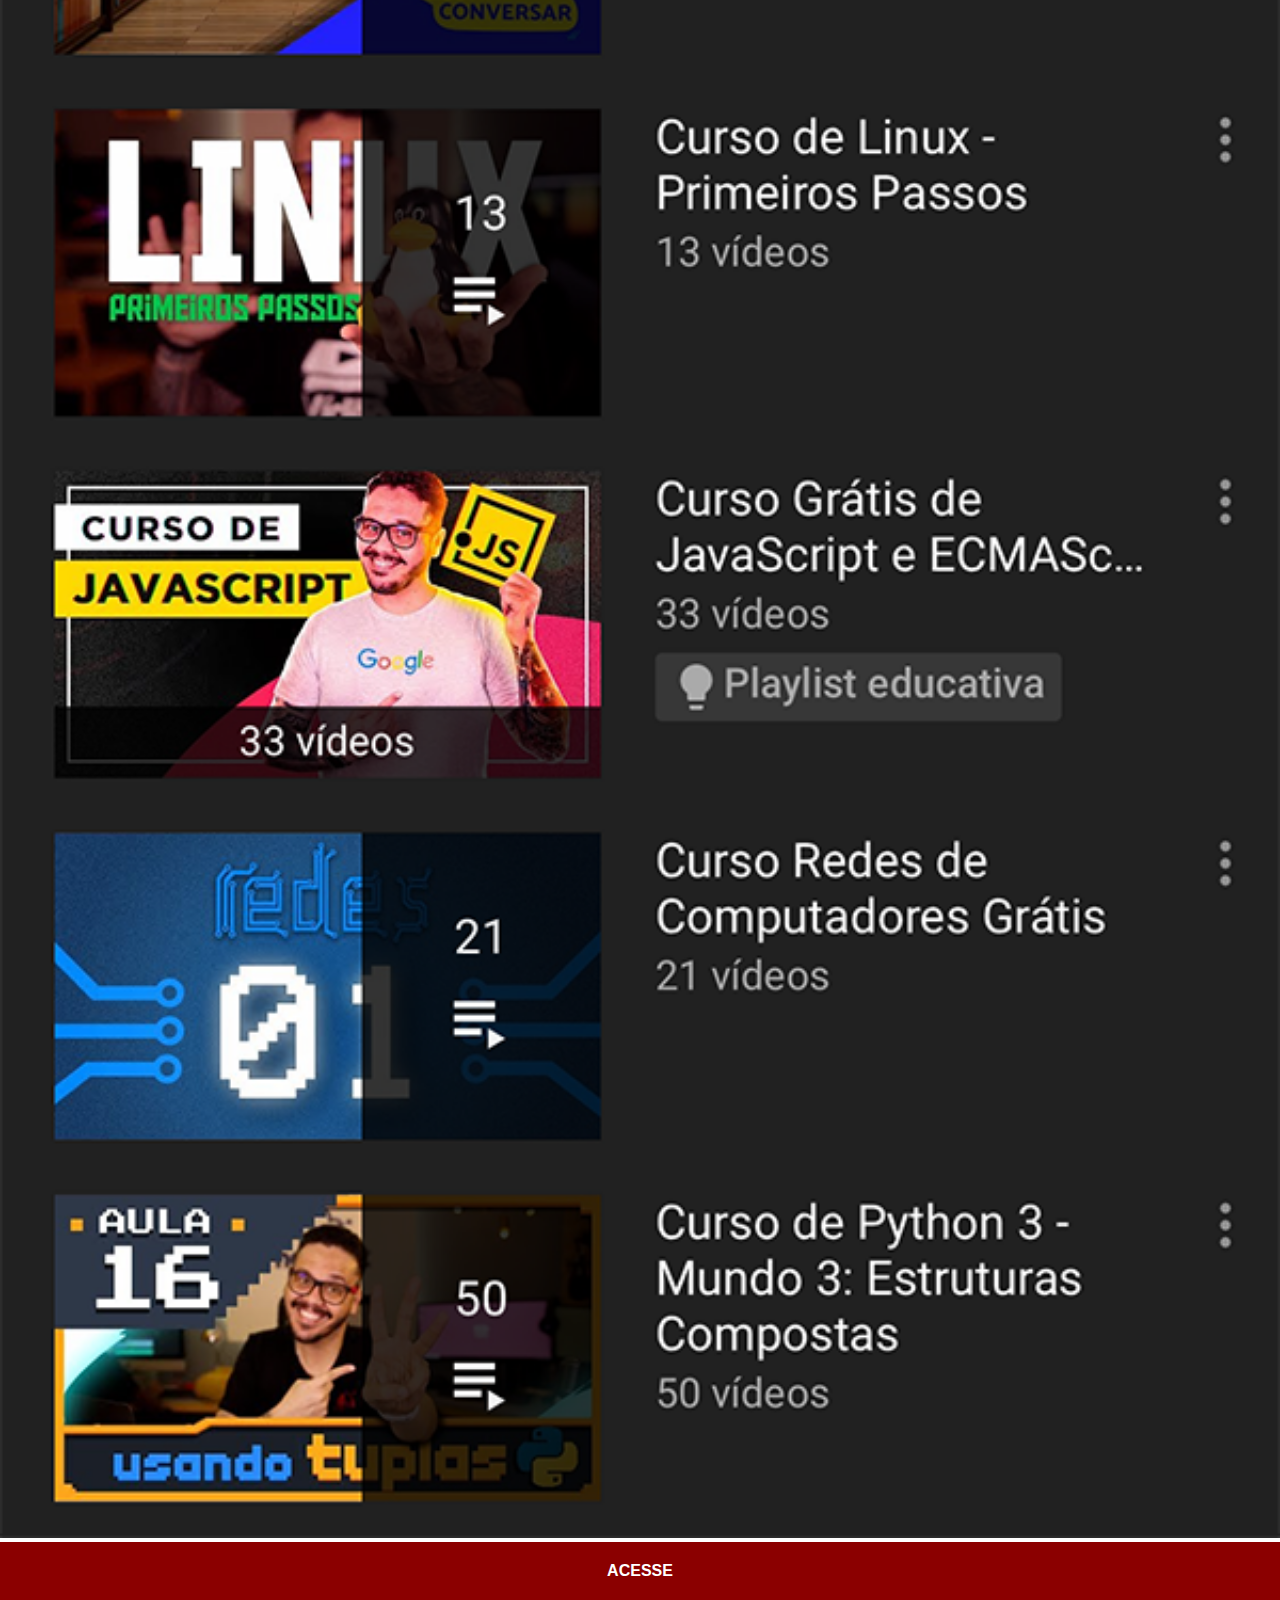
<file: youtube.html>
<!DOCTYPE html>
<html lang=pt-br
">
<head>
    <meta charset="UTF-8">
    <meta name="viewport" content="width=device-width, initial-scale=1.0">
    <title>Youtube</title>
   <link rel="stylesheet" href="estlos/social.css">
</head>
<body>
    <img src="imagens/tela-youtube.png" alt="youtube"> <a href="https://www.youtube.com/@CursoemVideo/playlists" target="_blank"> ACESSE </a>
    
</body>
</html>
</file>
<file: estilos/style.css>
@charset "UTF-8";

* {
    margin: 0px;
    padding: 0px;
    font-family: Arial, Helvetica, sans-serif;
}

html, body {
    height: 100vw;
    width: 100vw;
    background-color: black;
}

body{
    background: url(../imagens/fundo-madeira.jpg) no-repeat top center;
    background-size: cover;
    background-attachment: fixed;
}

main {
    position: relative;
    height: 100vw;

}

section#telefone {
    position: absolute;
    top: 50%;
    left: 50%;
    transform: translate(-50%, -50%);

    height: 627px;
    width: 311px;
    background: url(../imagens/frame-iphone.png) no-repeat;
}

iframe#tela {
    position: relative;
    top: 80px;
    left: 22px;
    width: 267px;
    height: 471px;
}

section#redes-sociais {
    text-align: left;
}

section#redes-sociais img {
    width: 50px;
    margin: 10px;
    border-radius: 50%;
    box-shadow: 2px 2px 5px rgba(0, 0, 0, 0.400);
    box-sizing: border-box;
    
}

section#redes-sociais img:hover {
    border: 2px solid rgba(255, 255, 255, 0.651);
    transform: translate(-3px, -3px);
    box-shadow: 5px 5px 10px rgba(0, 0, 0, 0.623);
    transition:.3s;
}
</file>
<file: estlos/social.css>
@charset "UTF-8";

*{
    margin: 0px;
    padding: 0px;
    font-family: Arial, Helvetica, sans-serif;
}

::-webkit-scrollbar{
    width: 0px;
    height: 0px;
}
img {
    width: 100vw;

}
a {
    display: block;
    background-color: darkred;
    color: white;
    padding: 20px;
    text-align: center;
    font-weight: bolder;
    text-decoration: none;
}
</file>
